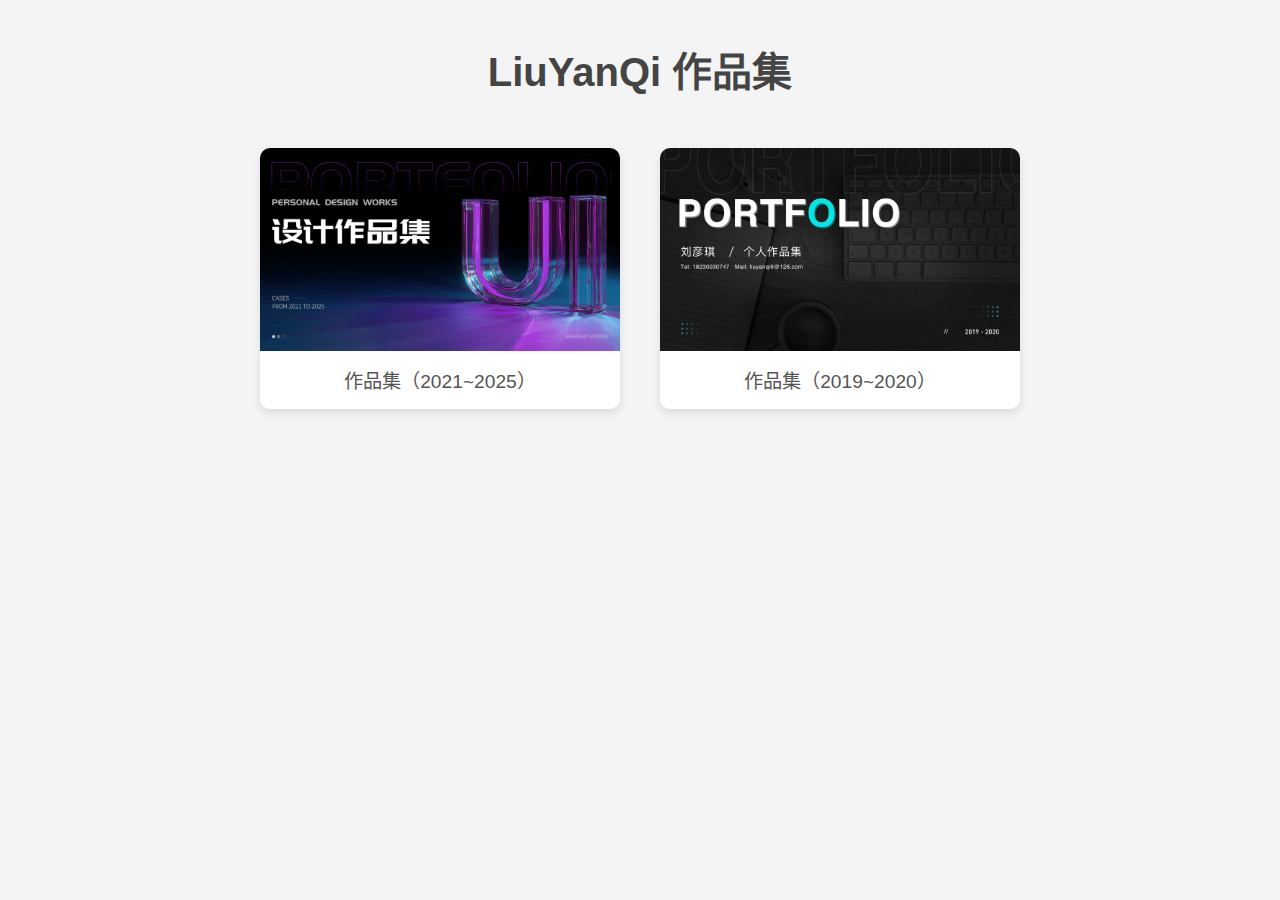
<file: index.html>
<!DOCTYPE html>
<html lang="zh-CN">

<head>
  <meta charset="UTF-8">
  <meta name="viewport" content="width=device-width, initial-scale=1.0">
  <title>LiuYanQi 作品集</title>
  <link rel="stylesheet" href="./css/style.css">
  <style>
    /* 重置默认样式 */
    body,
    h1,
    p,
    a,
    img {
      margin: 0;
      padding: 0;
      text-decoration: none;
      color: inherit;
    }

    /* 设置页面背景和字体 */
    body {
      font-family: Arial, sans-serif;
      background-color: #f4f4f4;
      color: #333;
      padding: 20px;
    }

    /* 容器样式 */
    .container {
      max-width: 800px;
      margin: 0 auto;
      text-align: center;
    }

    /* 标题样式 */
    h1 {
      margin-top: 20px;
      margin-bottom: 20px;
      font-size: 2.5em;
      color: #444;
    }

    /* 作品集网格布局 */
    .portfolio-grid {
      margin-top: 50px;
      display: flex;
      justify-content: space-around;
      flex-wrap: wrap;
    }

    /* 单个作品集项样式 */
    .portfolio-item {
      width: 45%;
      margin-bottom: 20px;
      background-color: #fff;
      border-radius: 10px;
      box-shadow: 0 4px 8px rgba(0, 0, 0, 0.1);
      transition: transform 0.3s ease, box-shadow 0.3s ease;
    }

    .portfolio-item:hover {
      transform: translateY(-10px);
      box-shadow: 0 8px 16px rgba(0, 0, 0, 0.2);
    }

    /* 封面图片样式 */
    .portfolio-item img {
      width: 100%;
      border-top-left-radius: 10px;
      border-top-right-radius: 10px;
    }

    /* 作品集文字描述样式 */
    .portfolio-item p {
      padding: 15px;
      font-size: 1.2em;
      color: #555;
    }
  </style>
</head>

<body>
  <div class="container">
    <h1>LiuYanQi 作品集</h1>
    <div class="portfolio-grid">
      <a href="first.html" class="portfolio-item">
        <img src="./images/cover1.jpg" alt="作品集一封面">
        <p>作品集（2021~2025）</p>
      </a>
      <a href="second.html" class="portfolio-item">
        <img src="./images/cover2.jpg" alt="作品集二封面">
        <p>作品集（2019~2020）</p>
      </a>
    </div>
  </div>
</body>

</html>
</file>
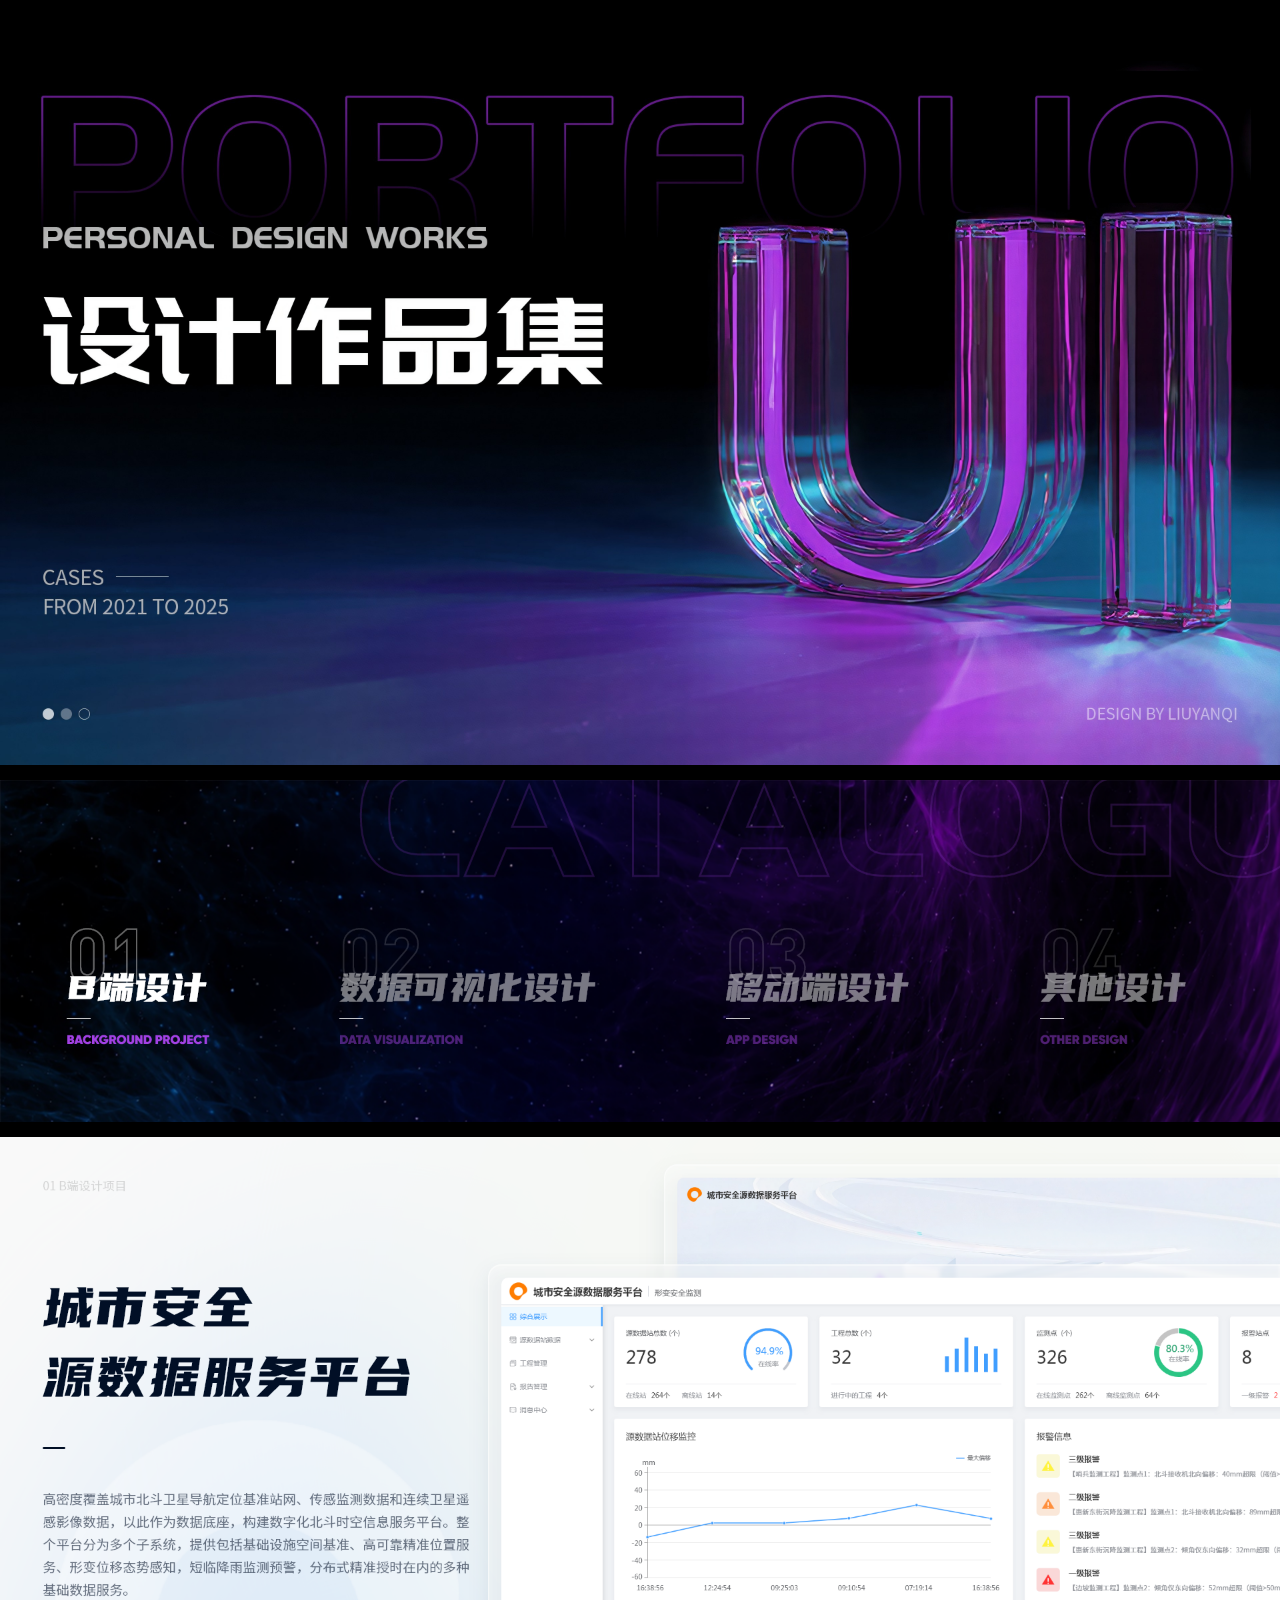
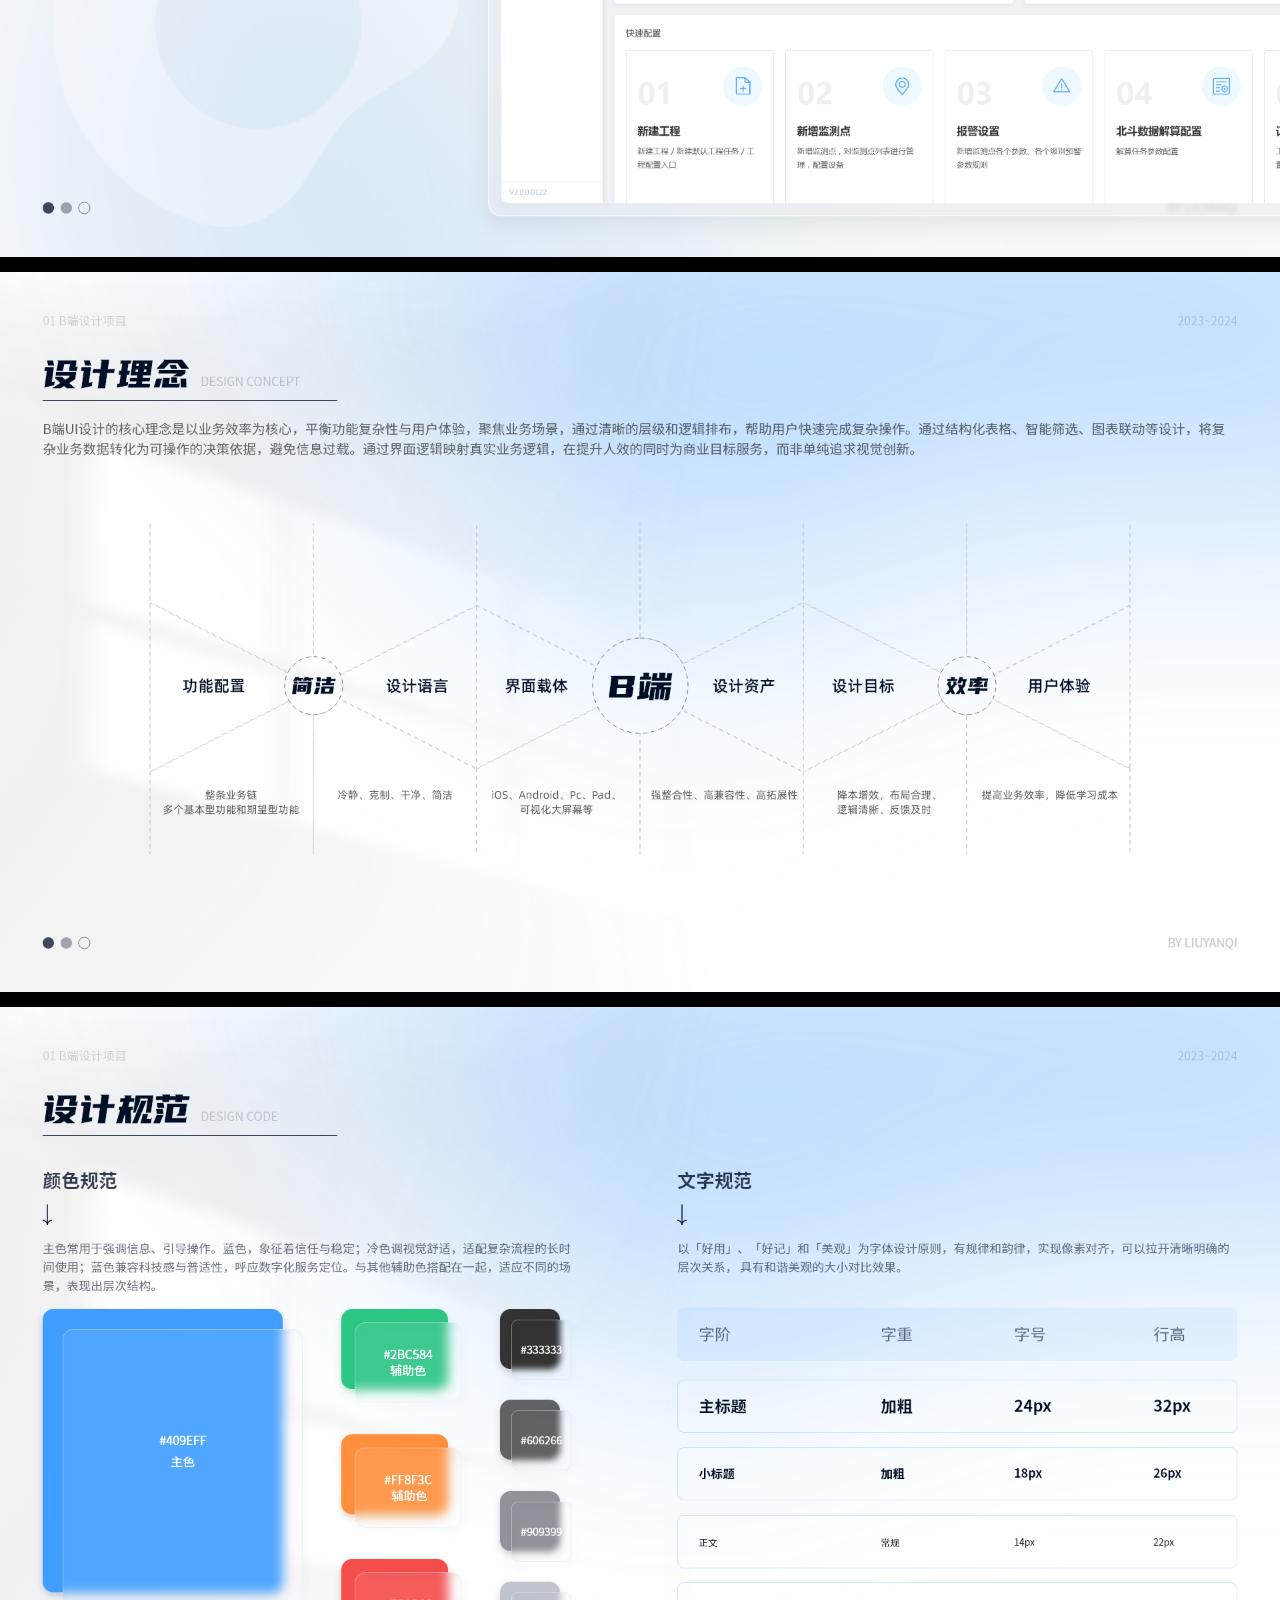
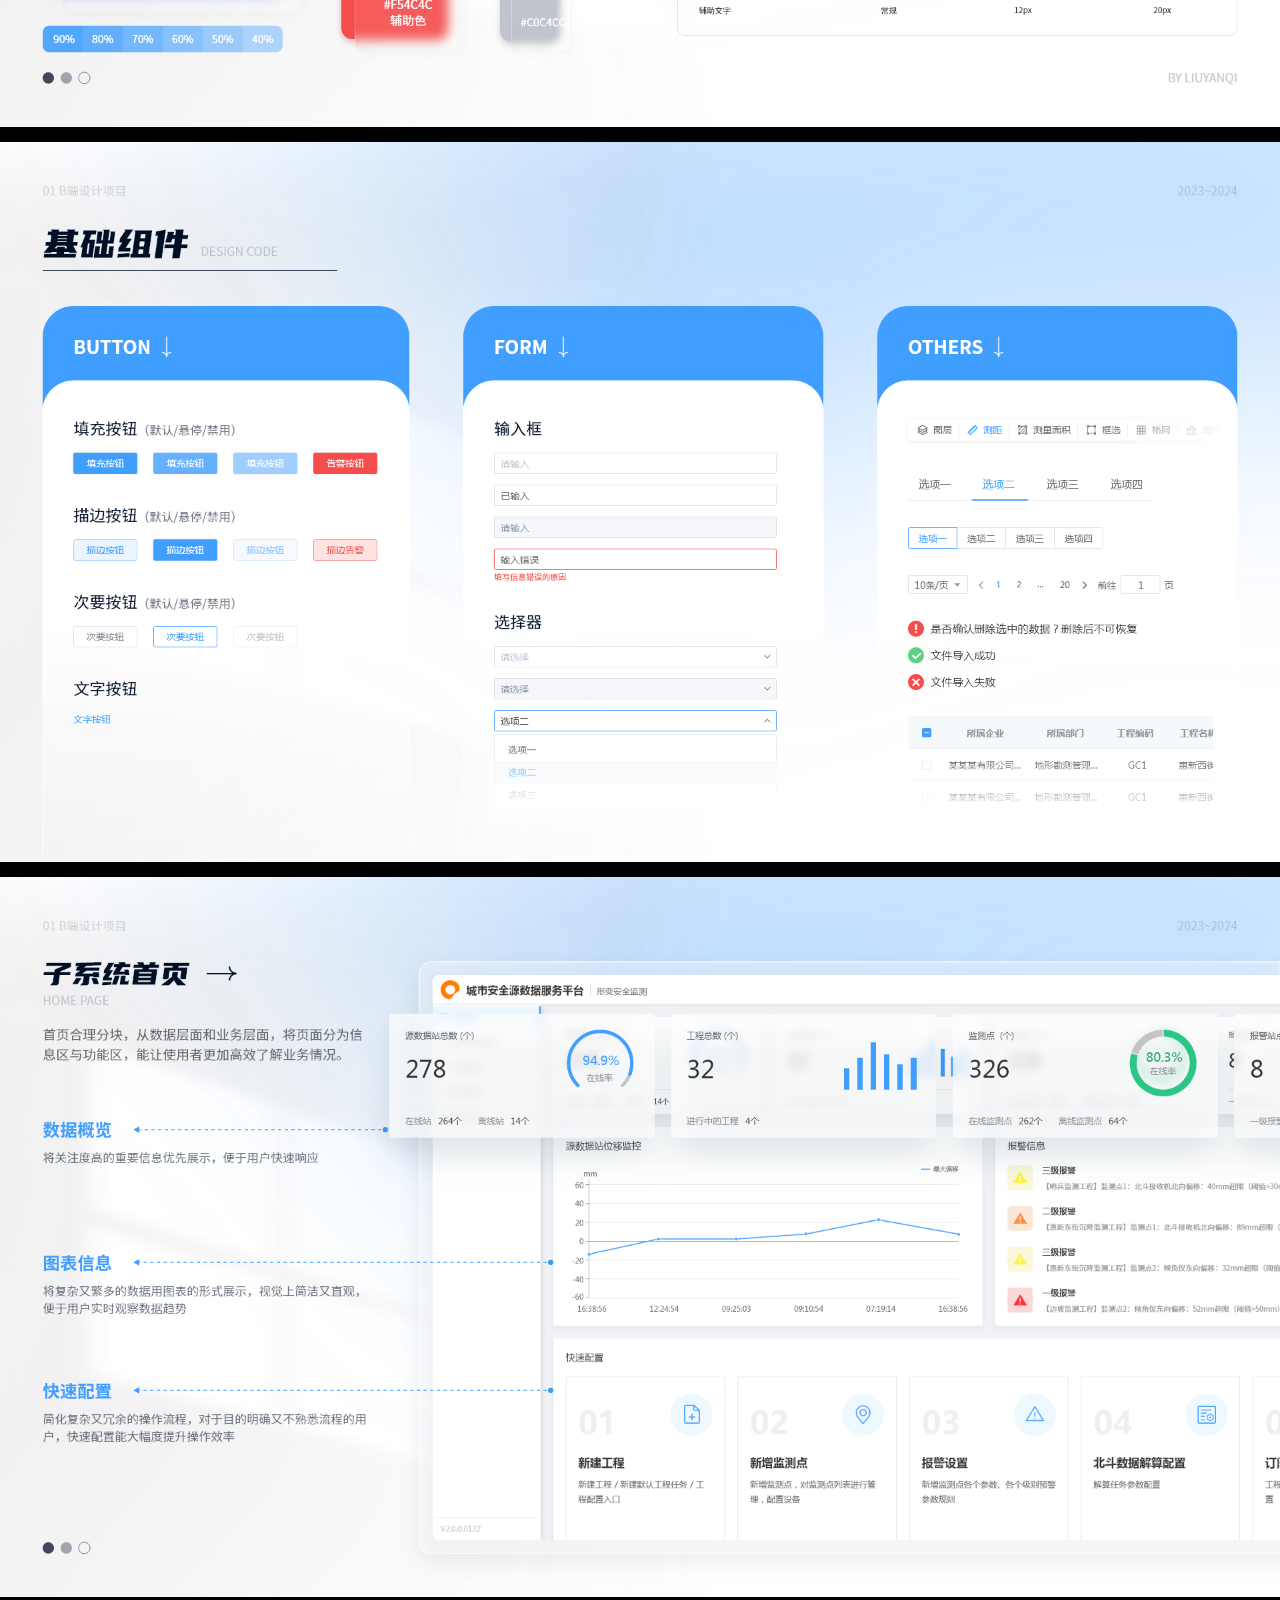
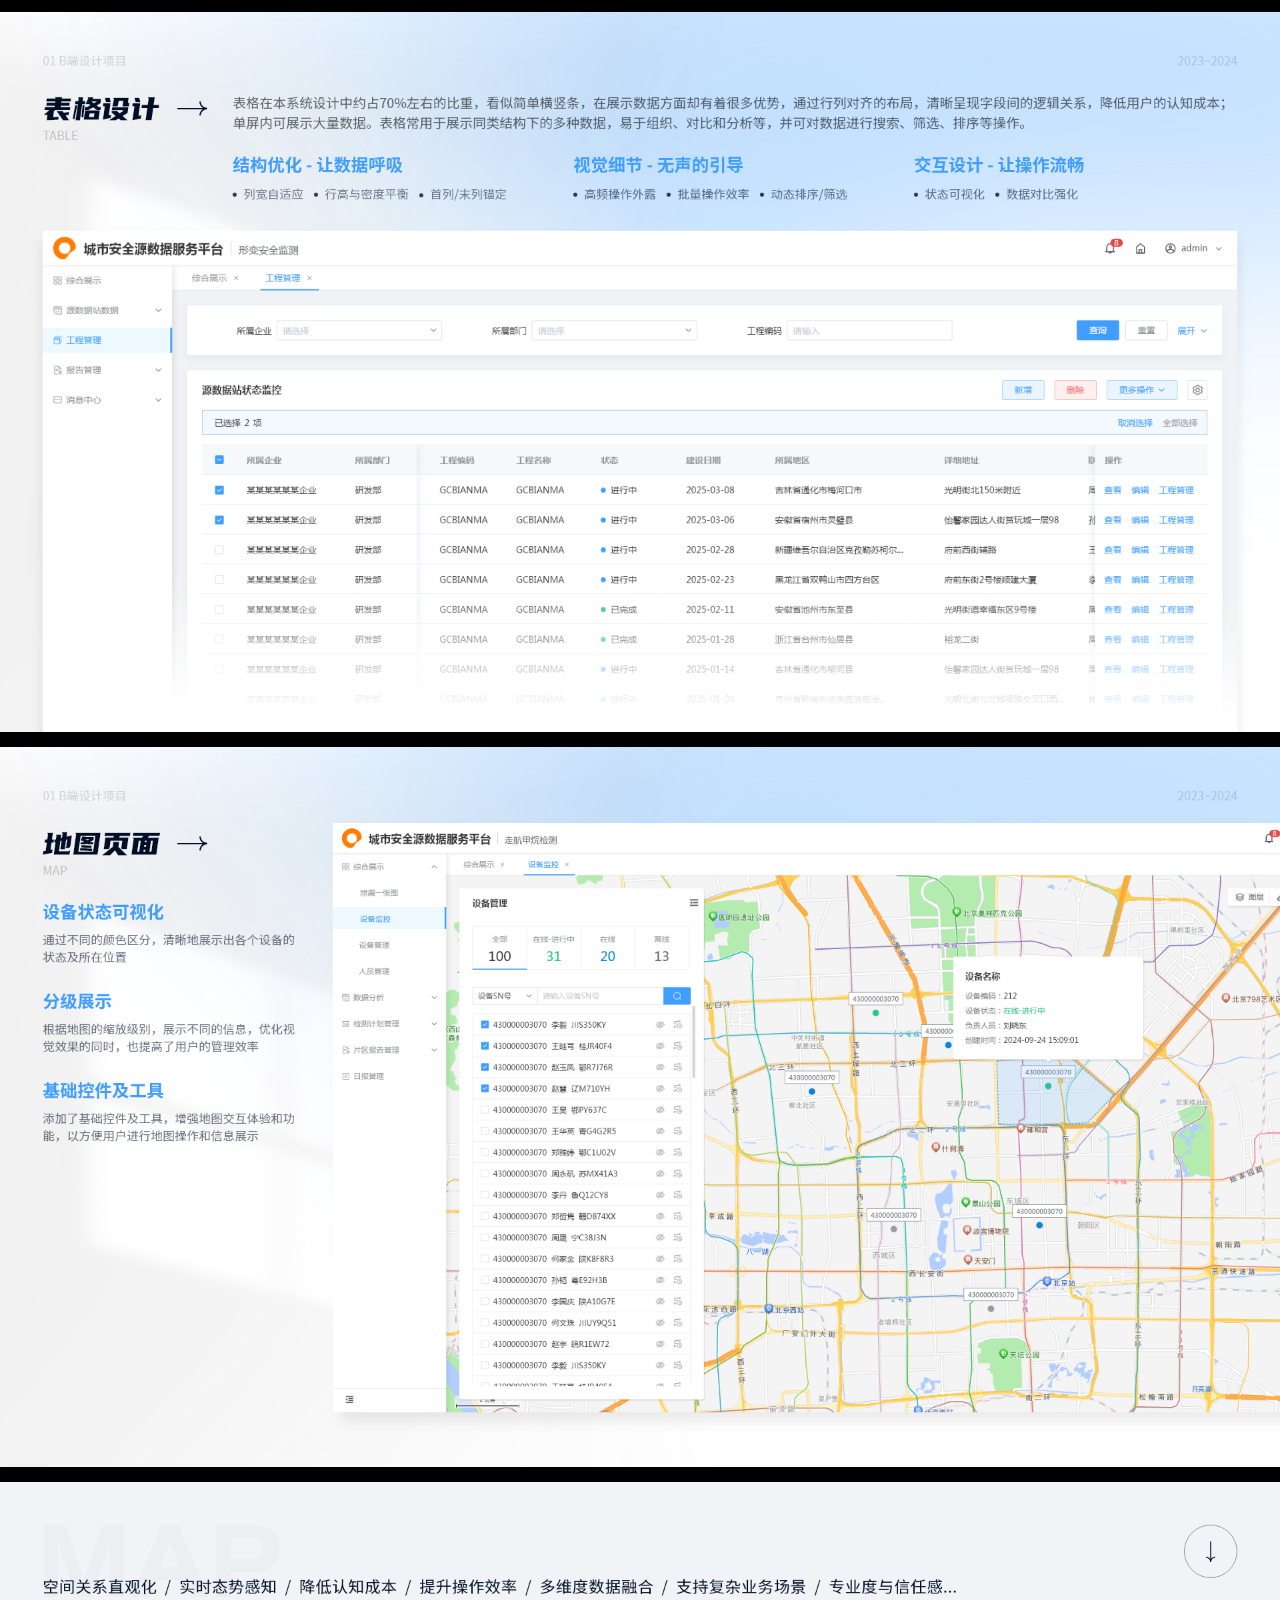
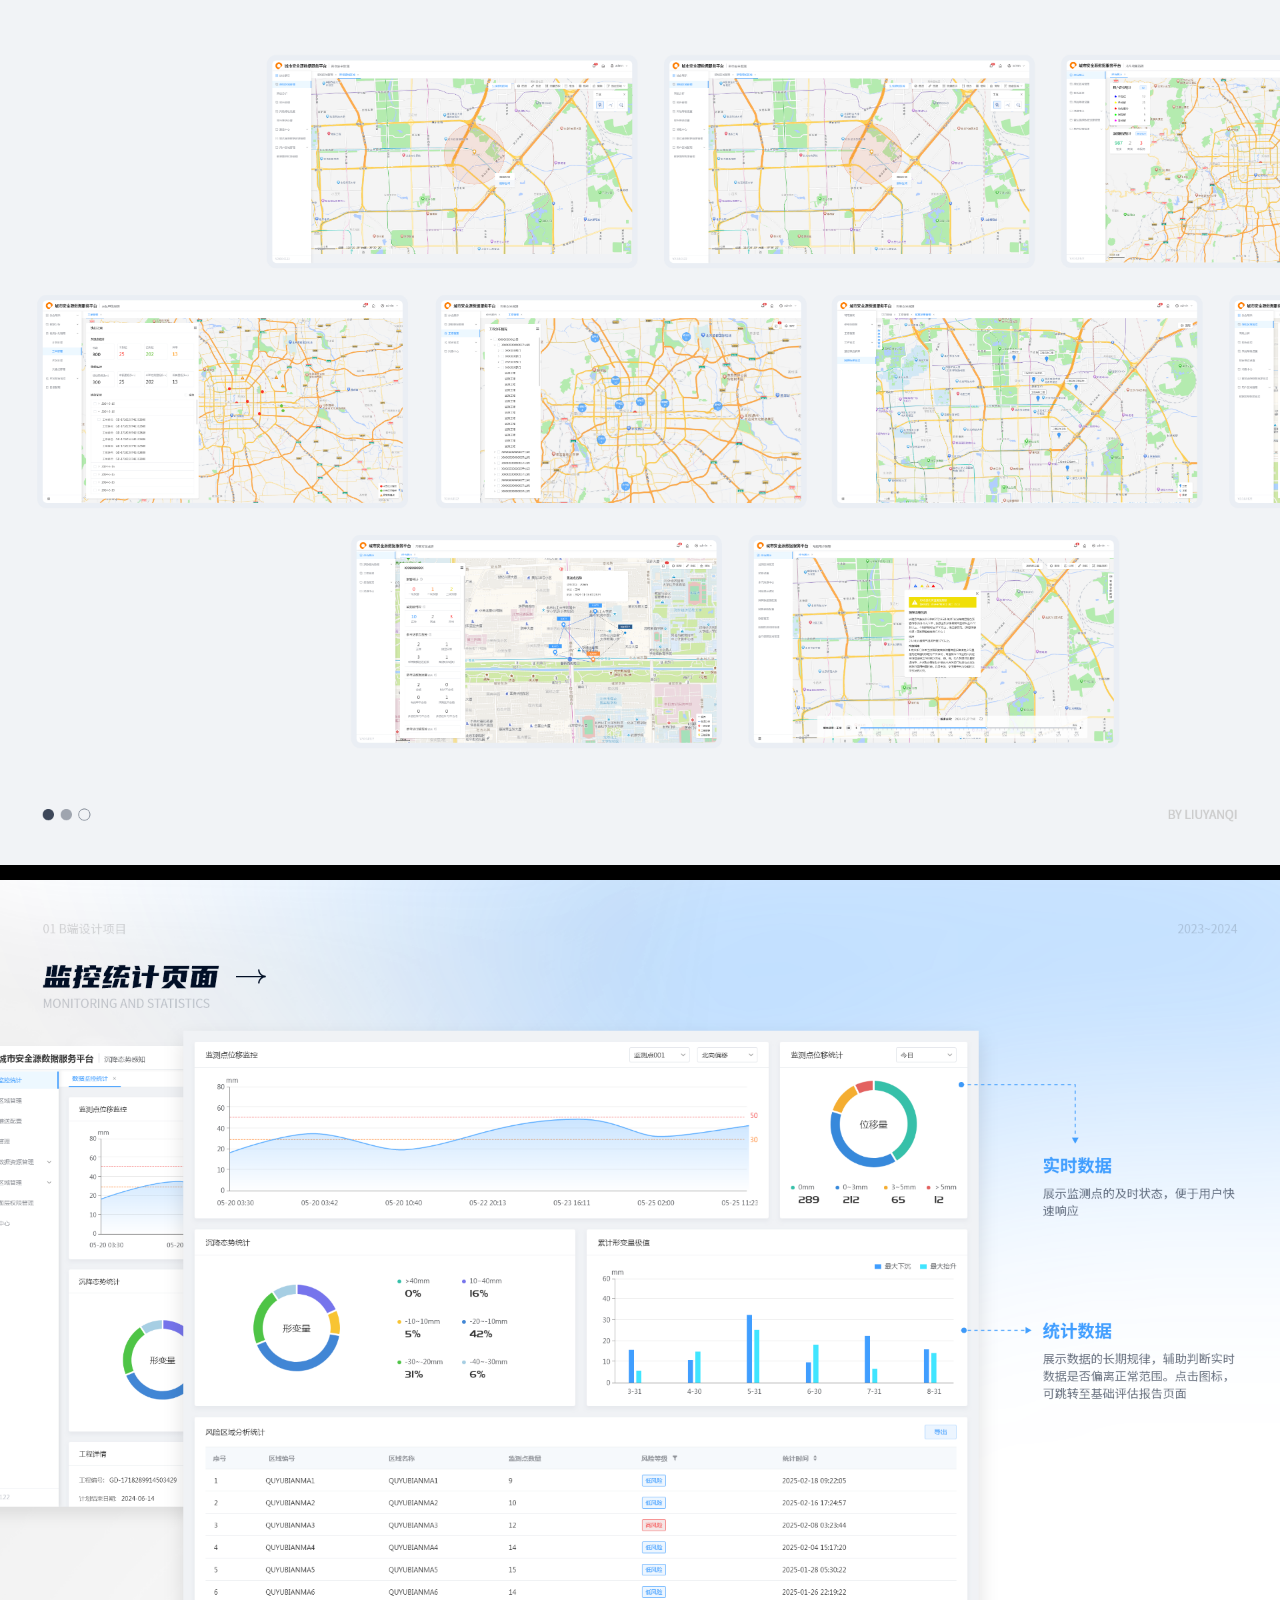
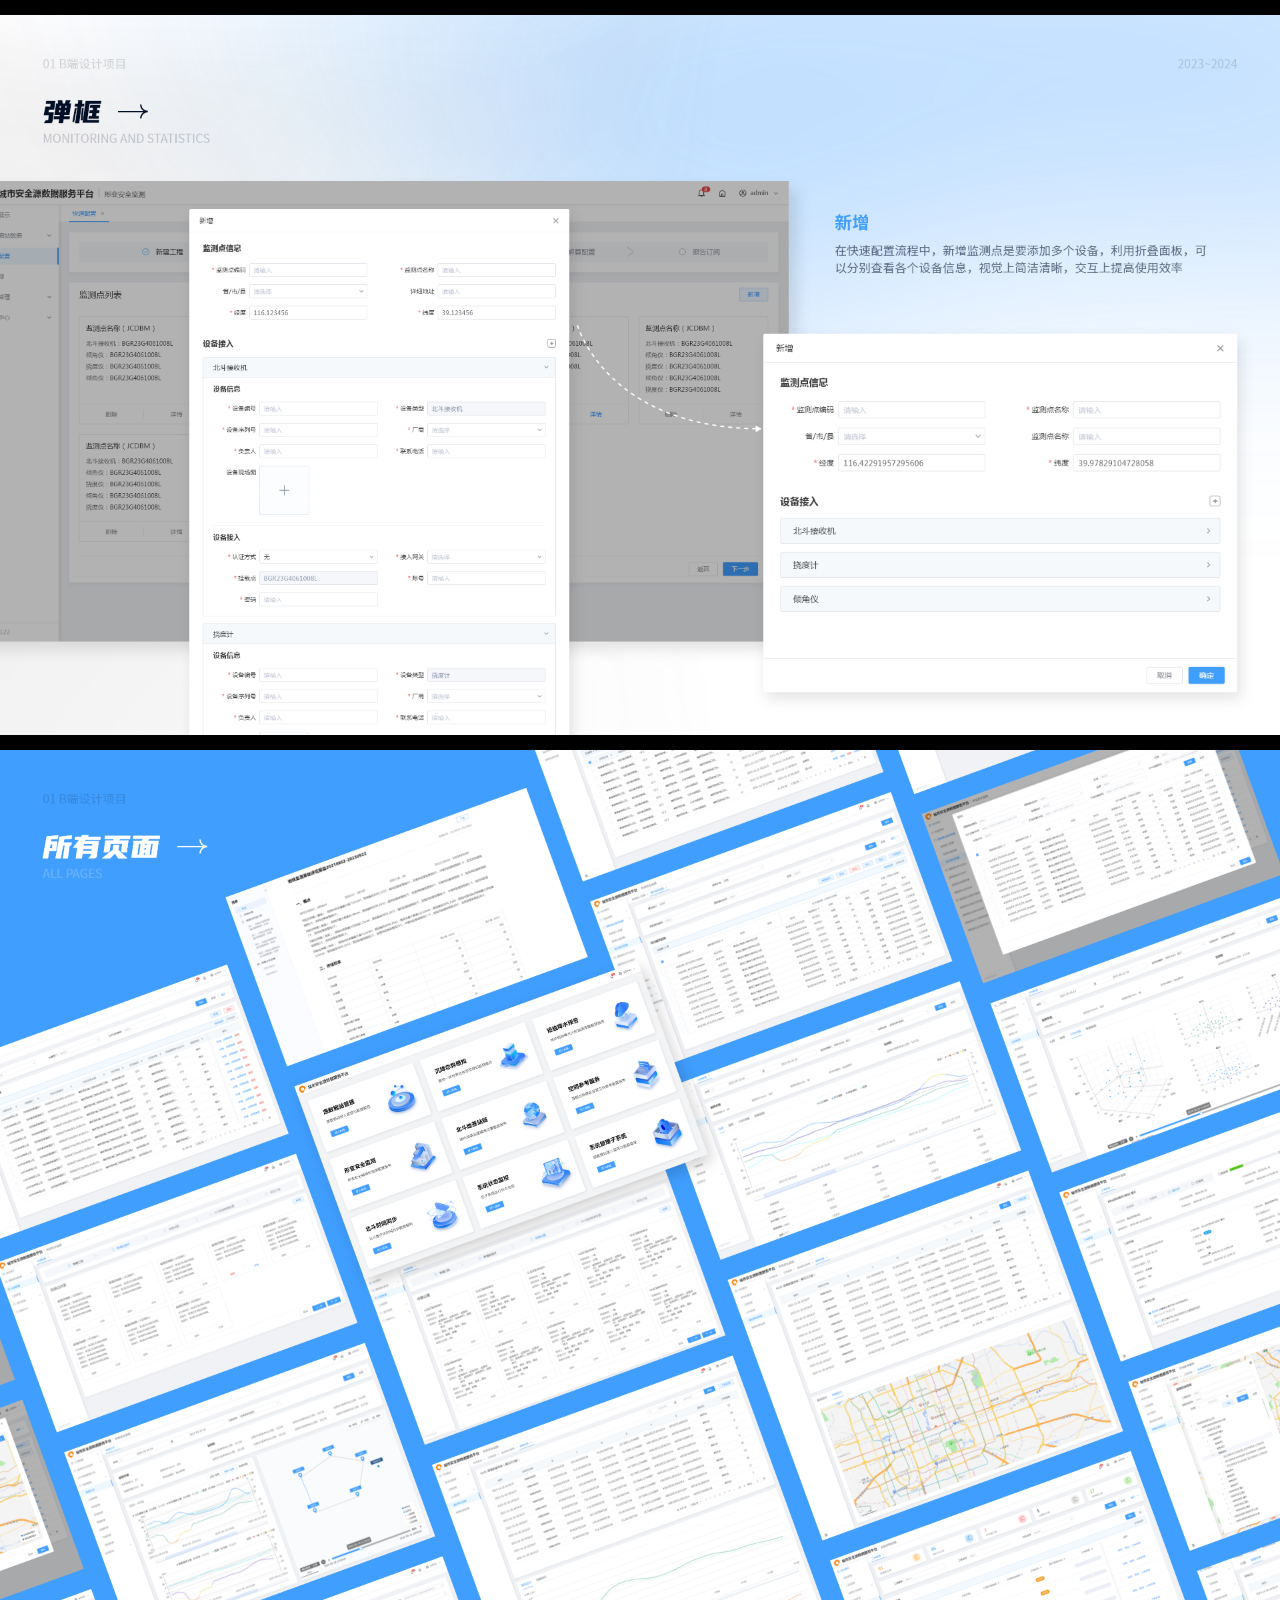
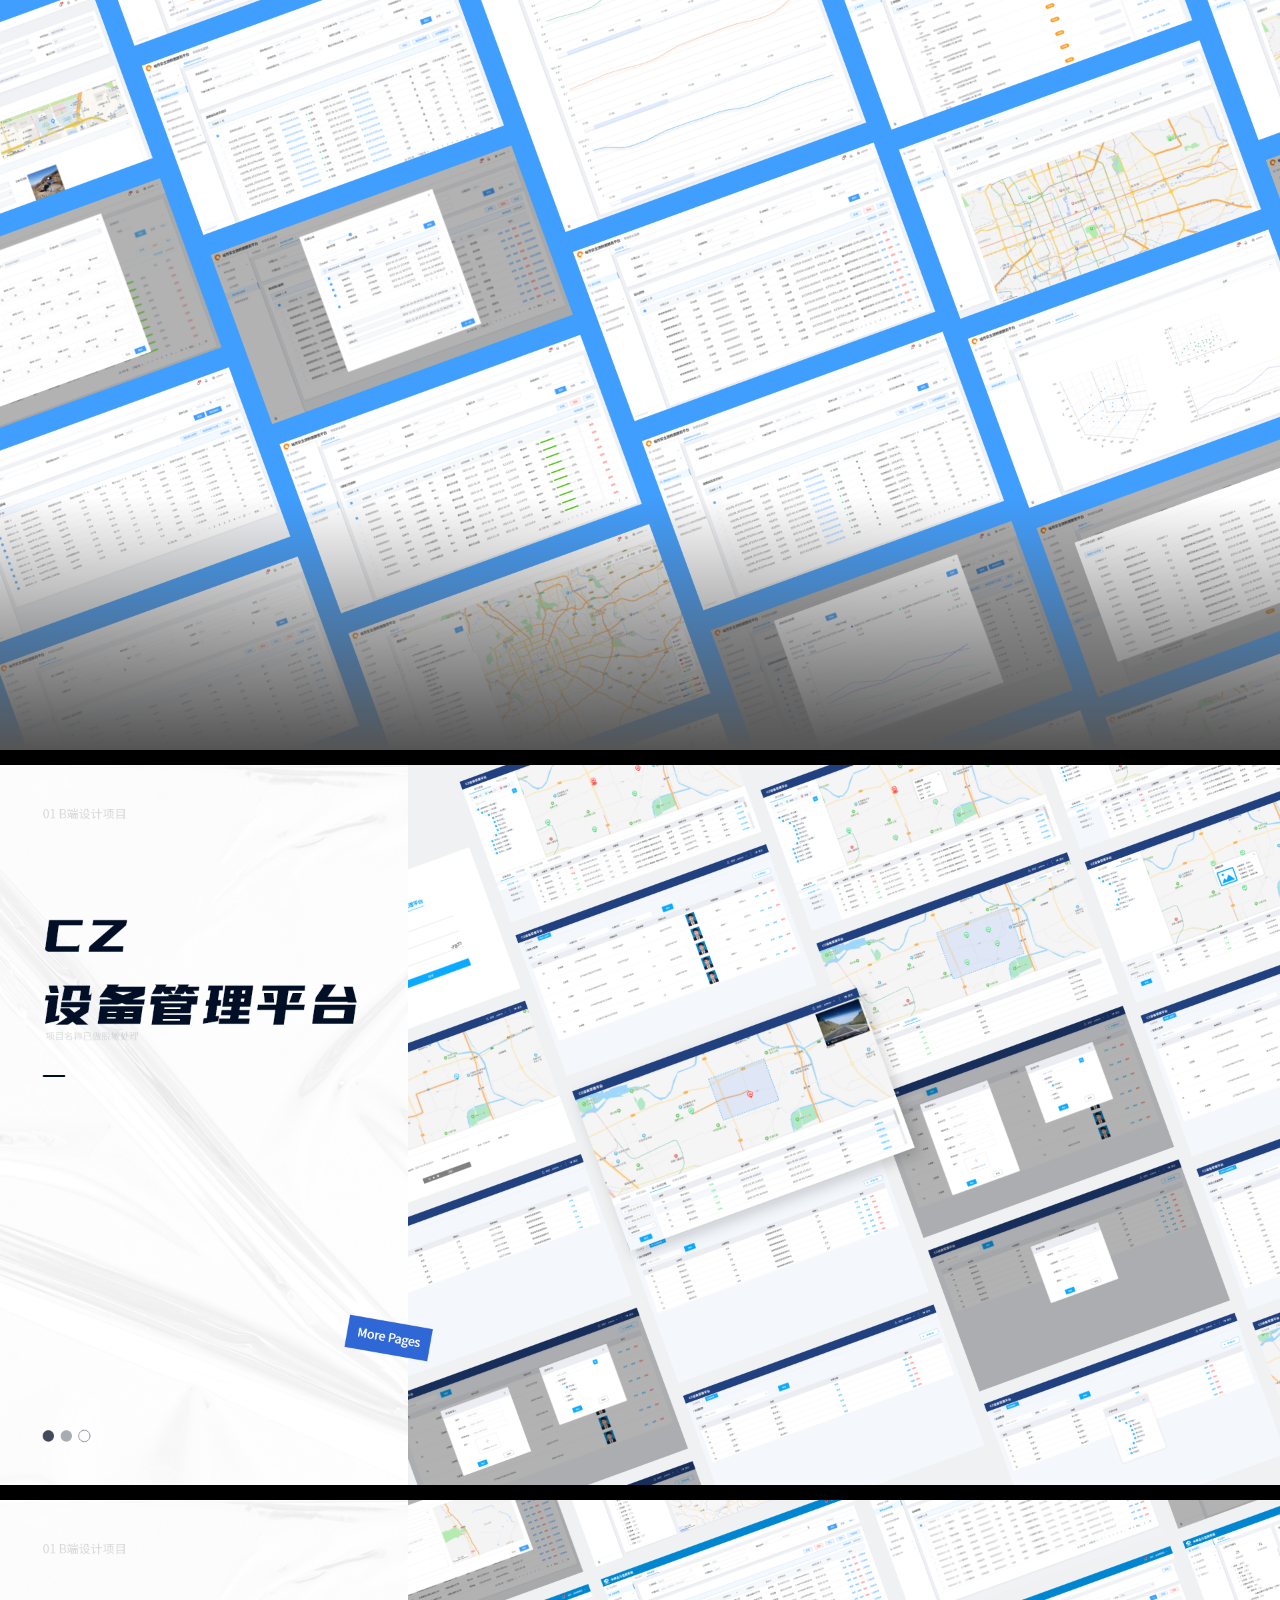
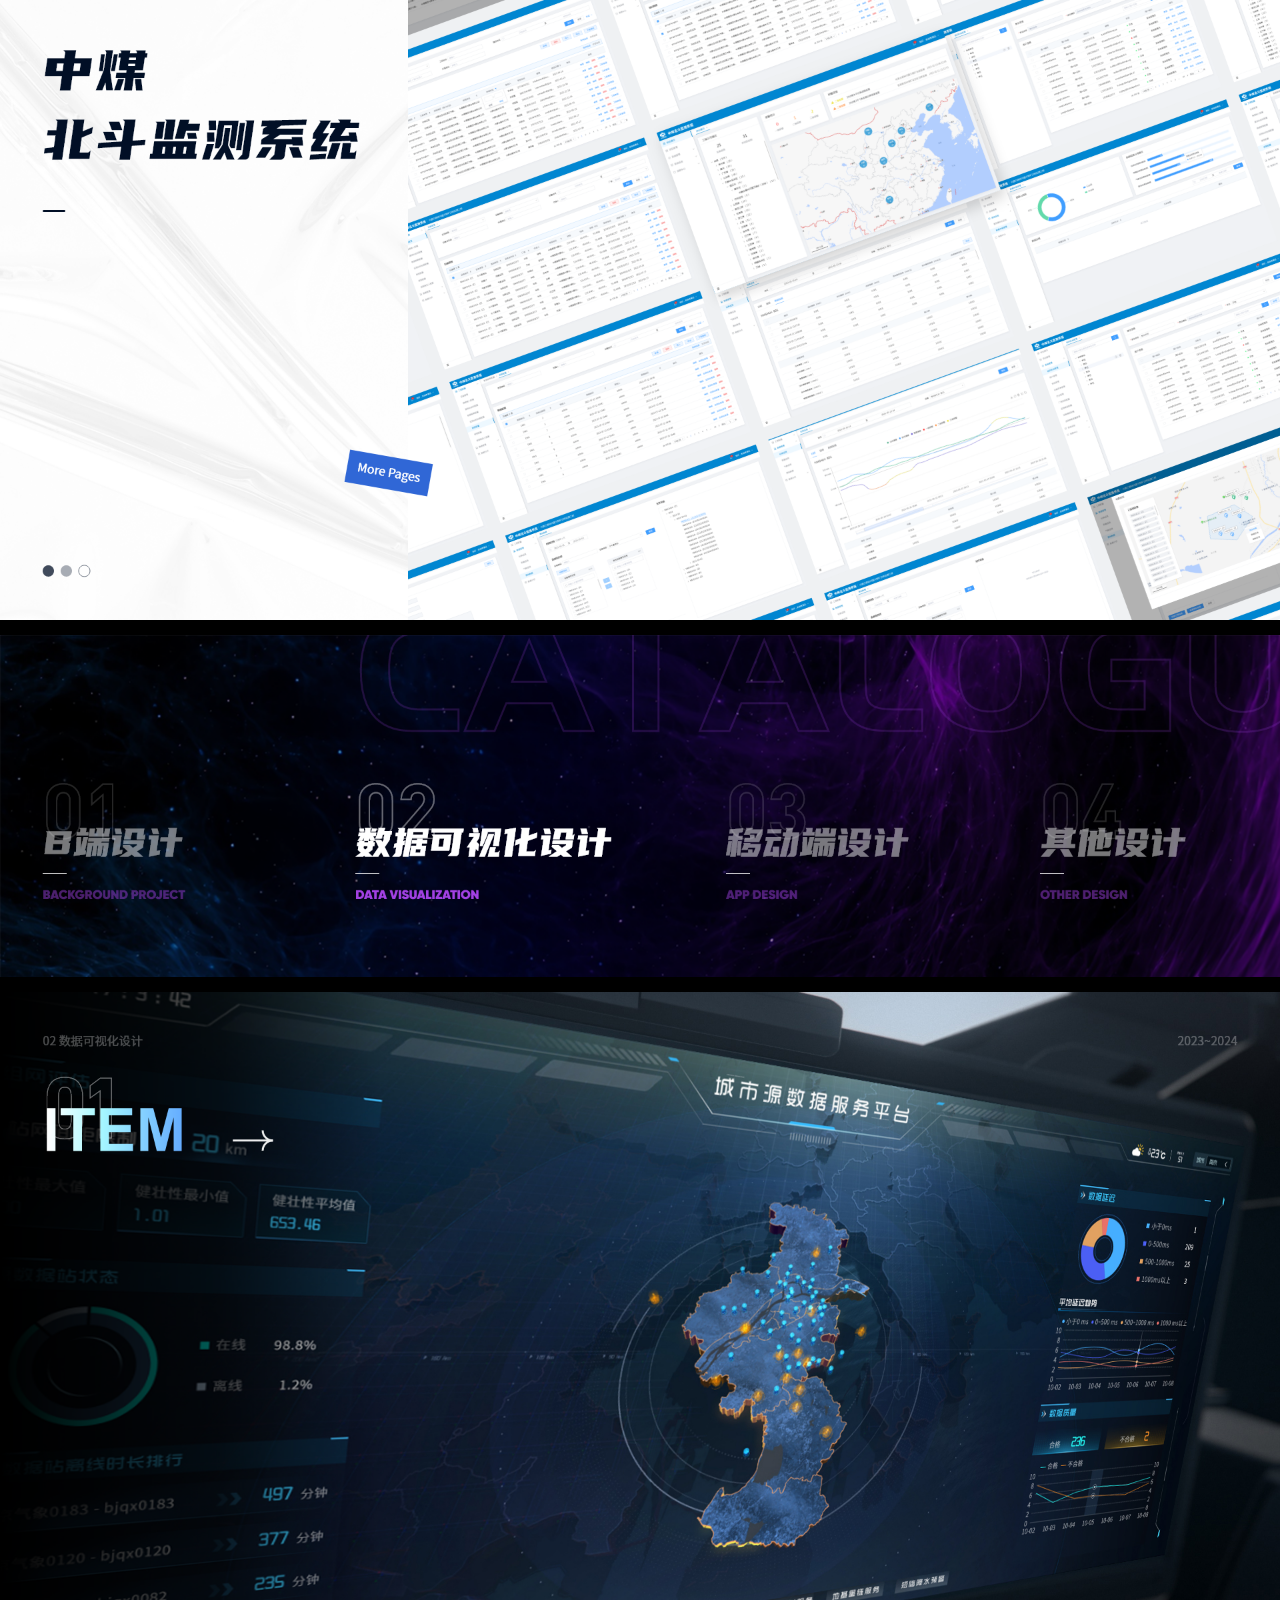
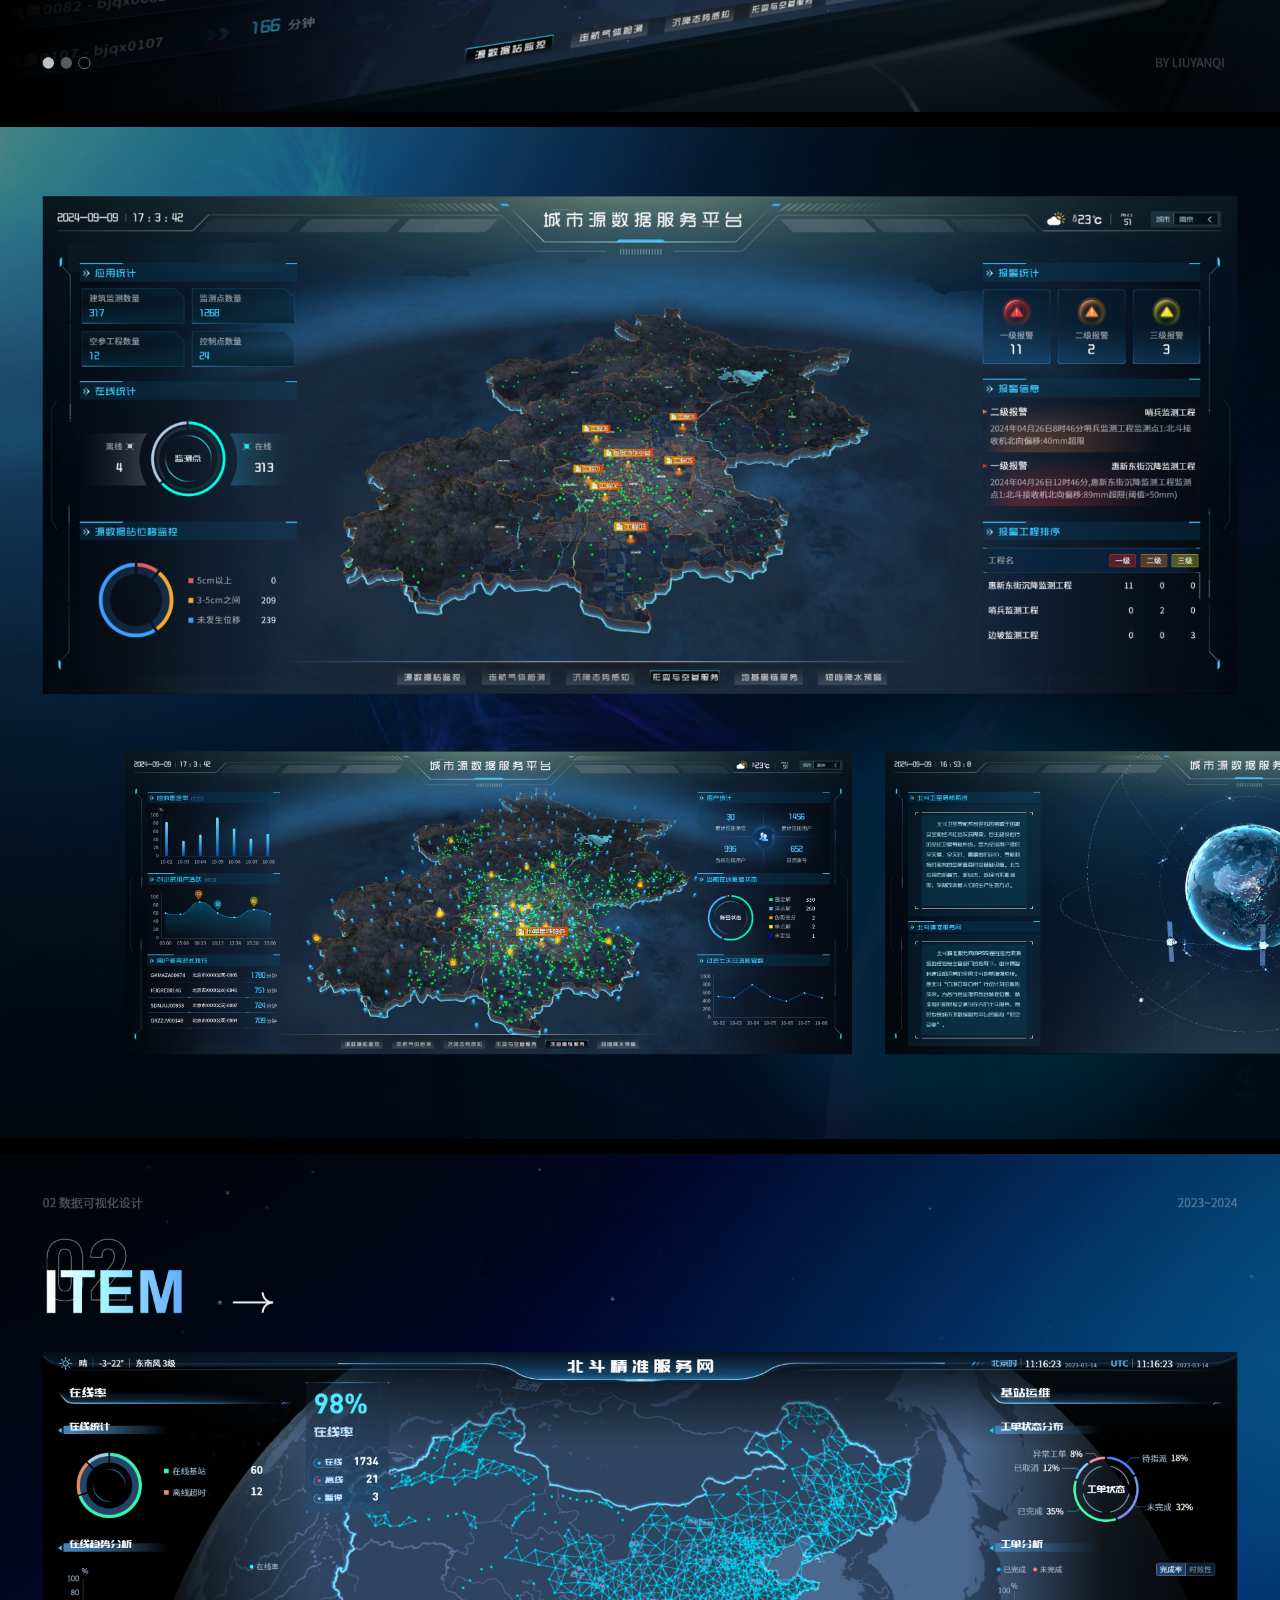
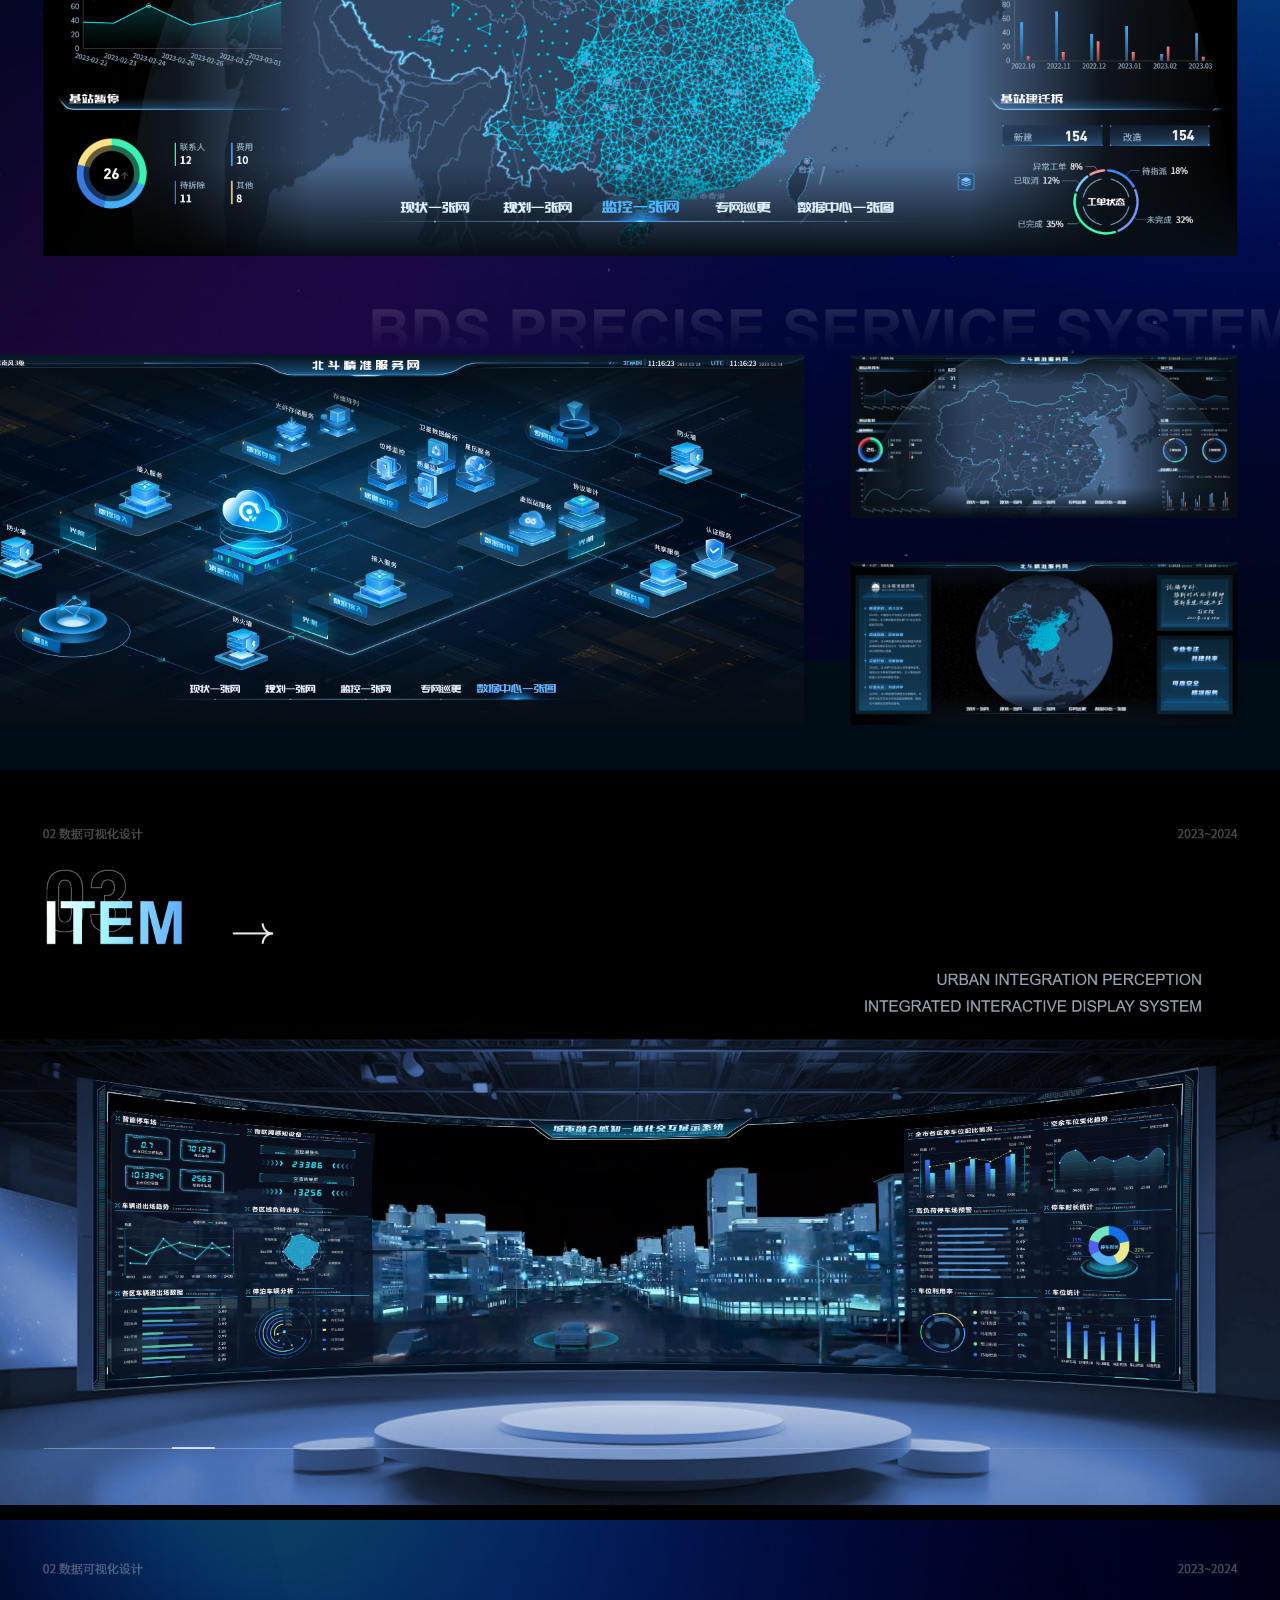
<file: first.html>
<!DOCTYPE html>
<html lang="en">

<head>
  <meta charset="UTF-8">
  <meta name="viewport" content="width=device-width, initial-scale=1.0, user-scalable=no">
  <title>LiuYanQi 作品集</title>
  <link rel="stylesheet" href="./css/style.css">
  <script src="https://cdn.bootcdn.net/ajax/libs/jquery/3.5.1/jquery.min.js"></script>
  <link rel="stylesheet" href="https://cdnjs.cloudflare.com/ajax/libs/font-awesome/6.0.0-beta3/css/all.min.css">
  <link rel="shortcut icon" href="./favicon.ico">
</head>

<body>
  <div id="container"></div>
  <div class="footer">
    <p>
      <a href="/index.html">
        <i class="fas fa-arrow-circle-left"></i> 回首页
      </a>
    </p>
  </div>
  <div id="backTop">
    <i class="arrow-icon"></i>回顶部
  </div>
  <script src="./js/first.js"></script>
</body>

</html>
</file>
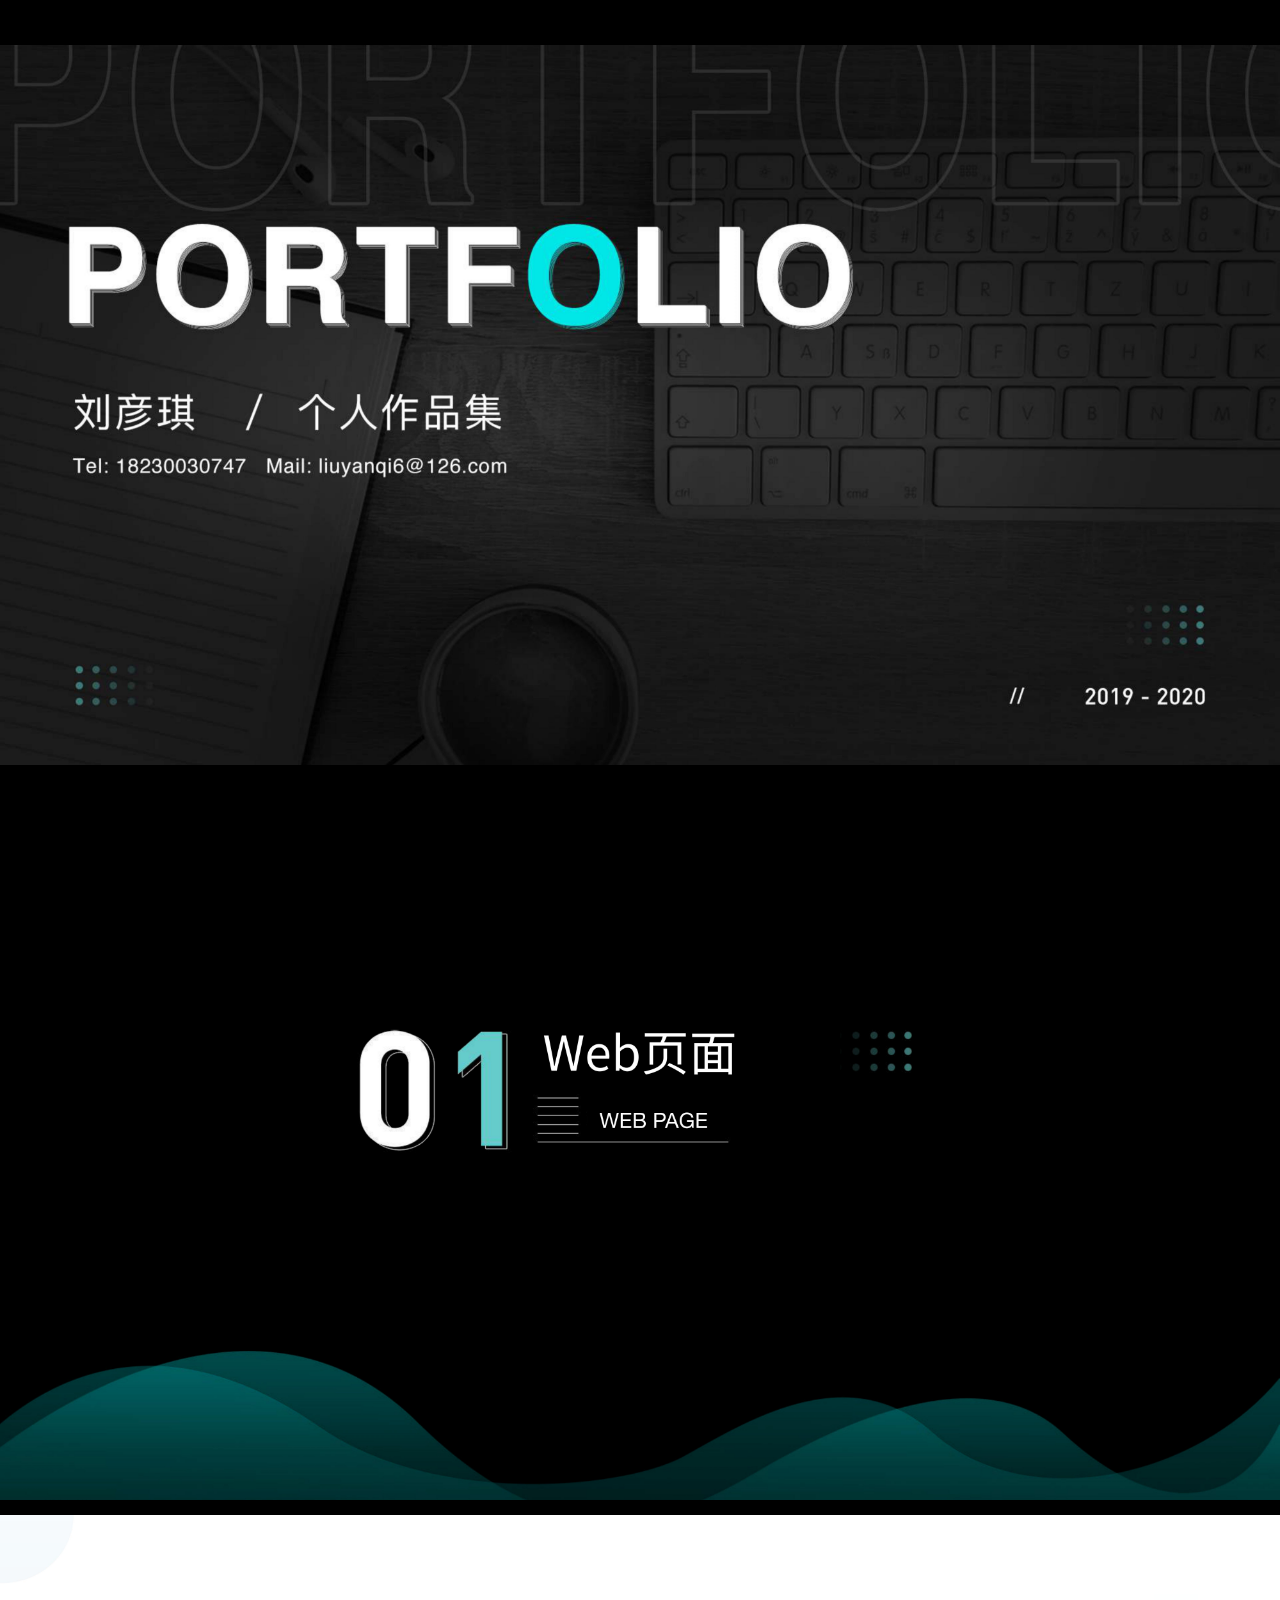
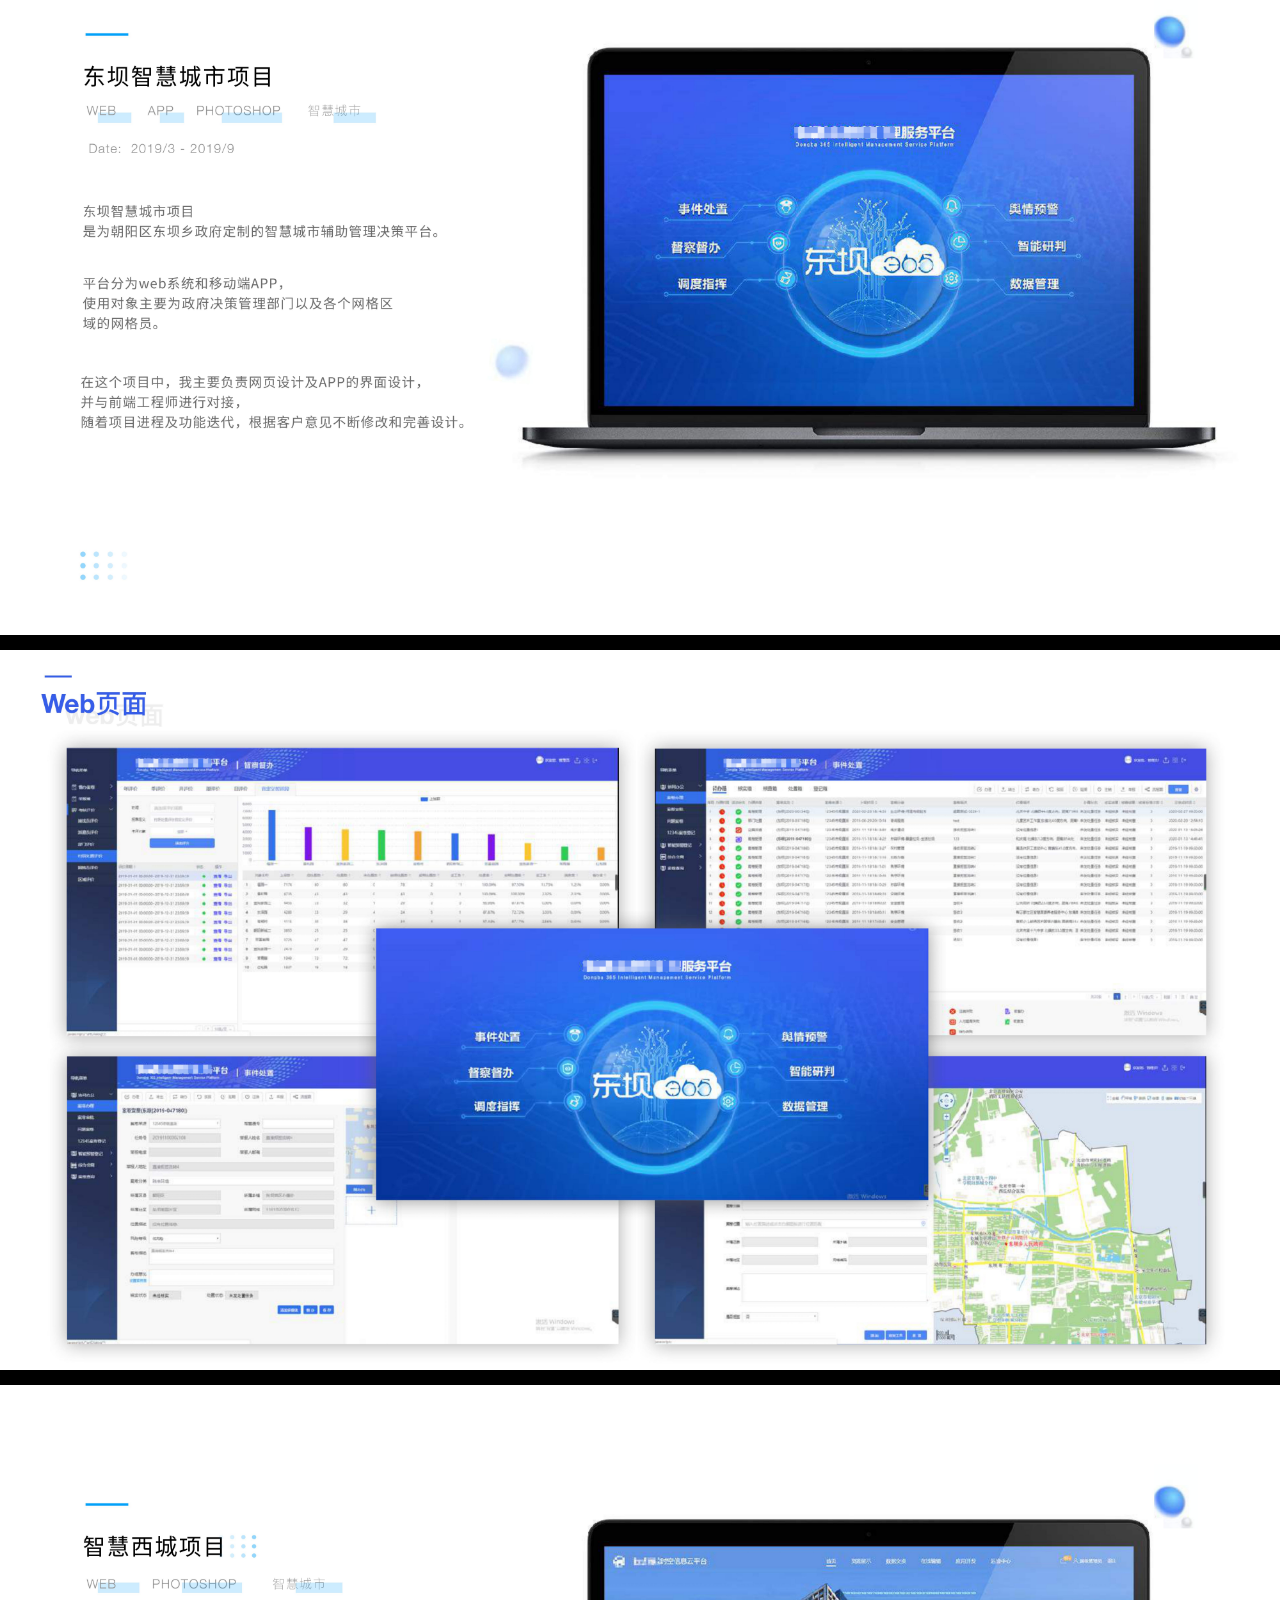
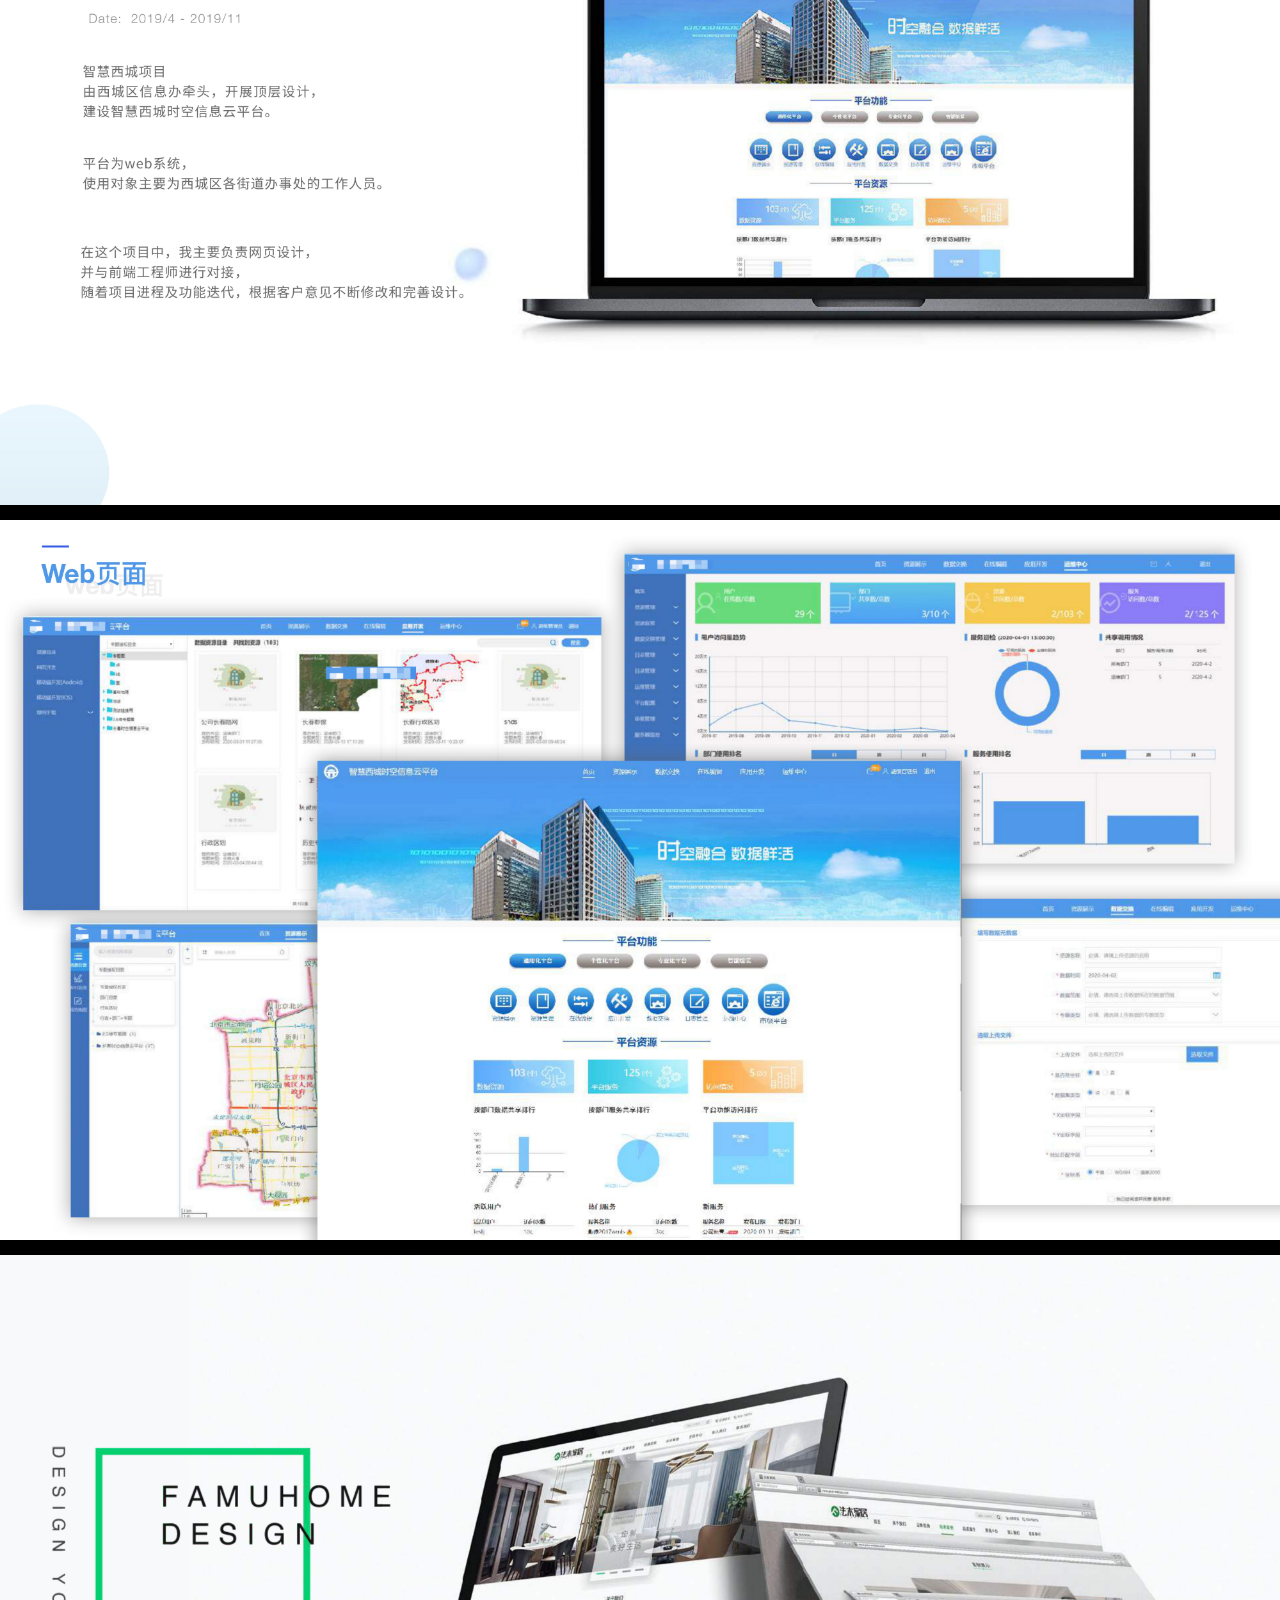
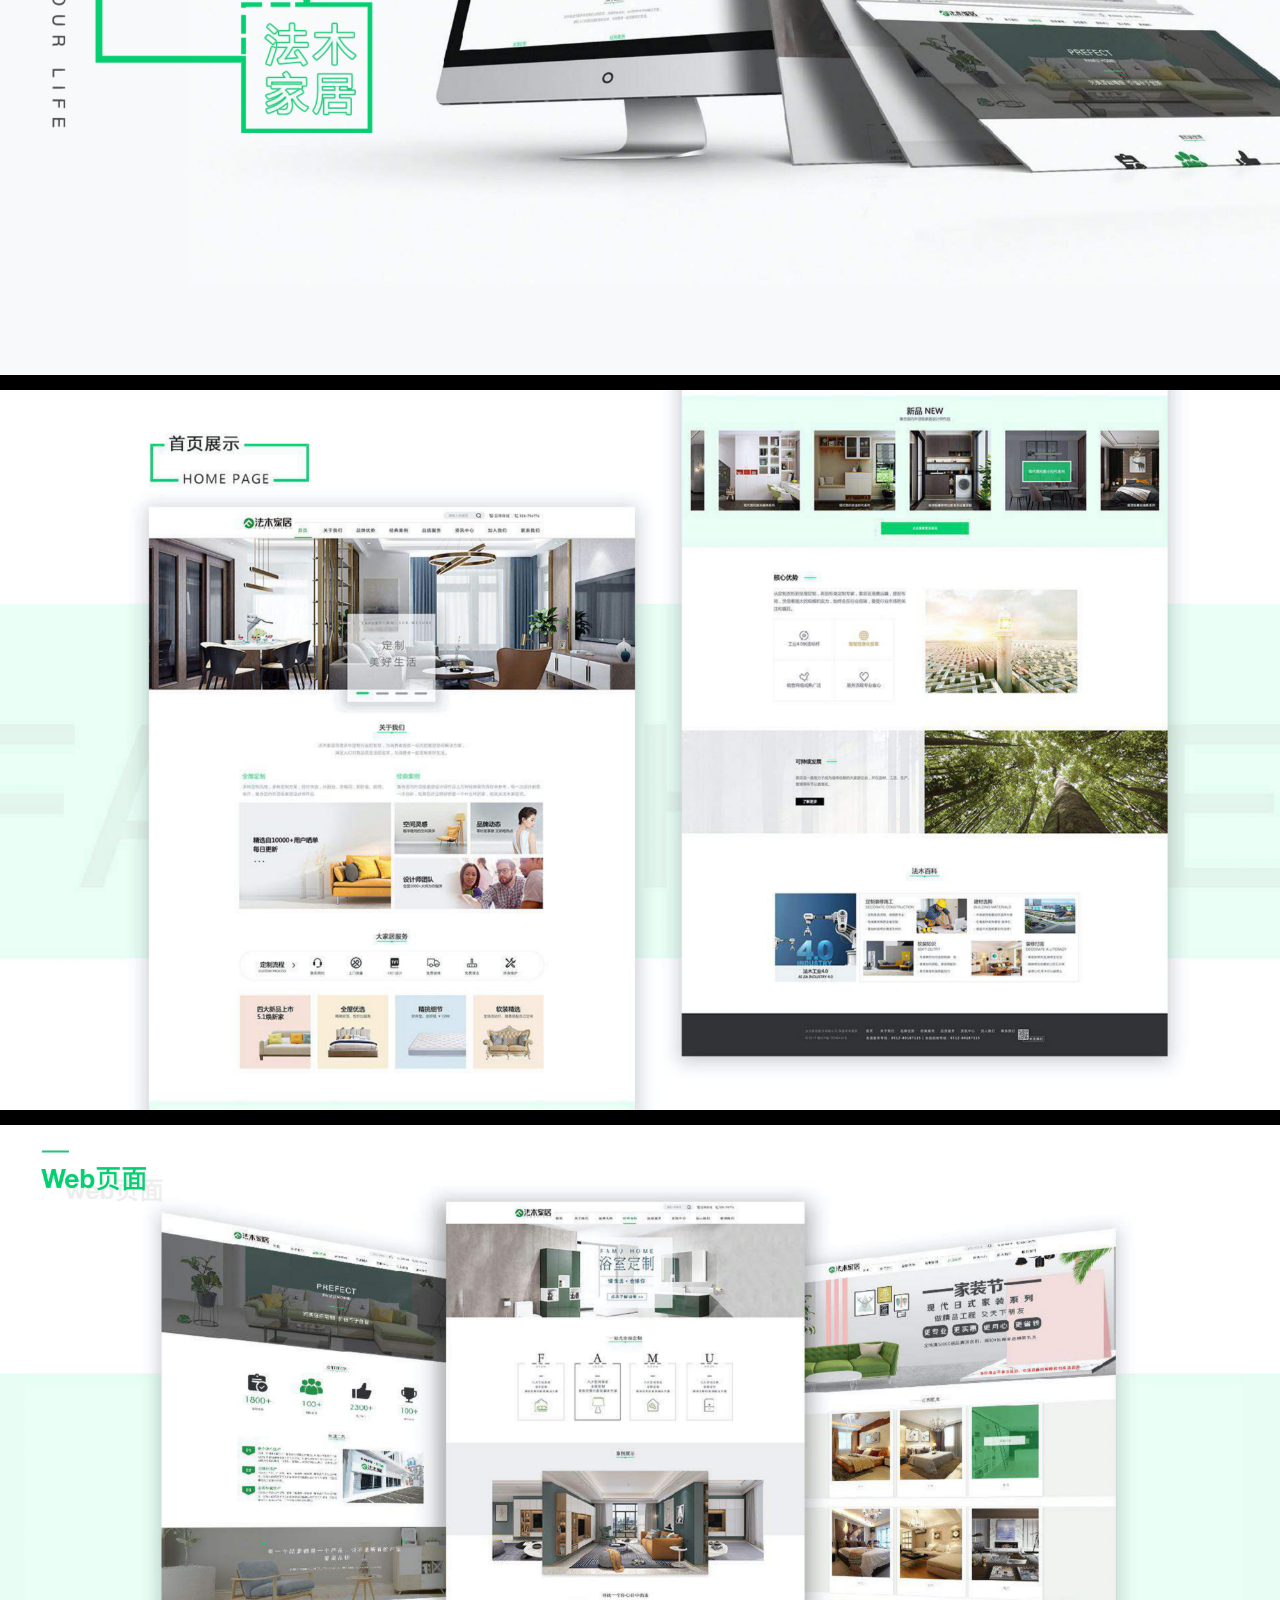
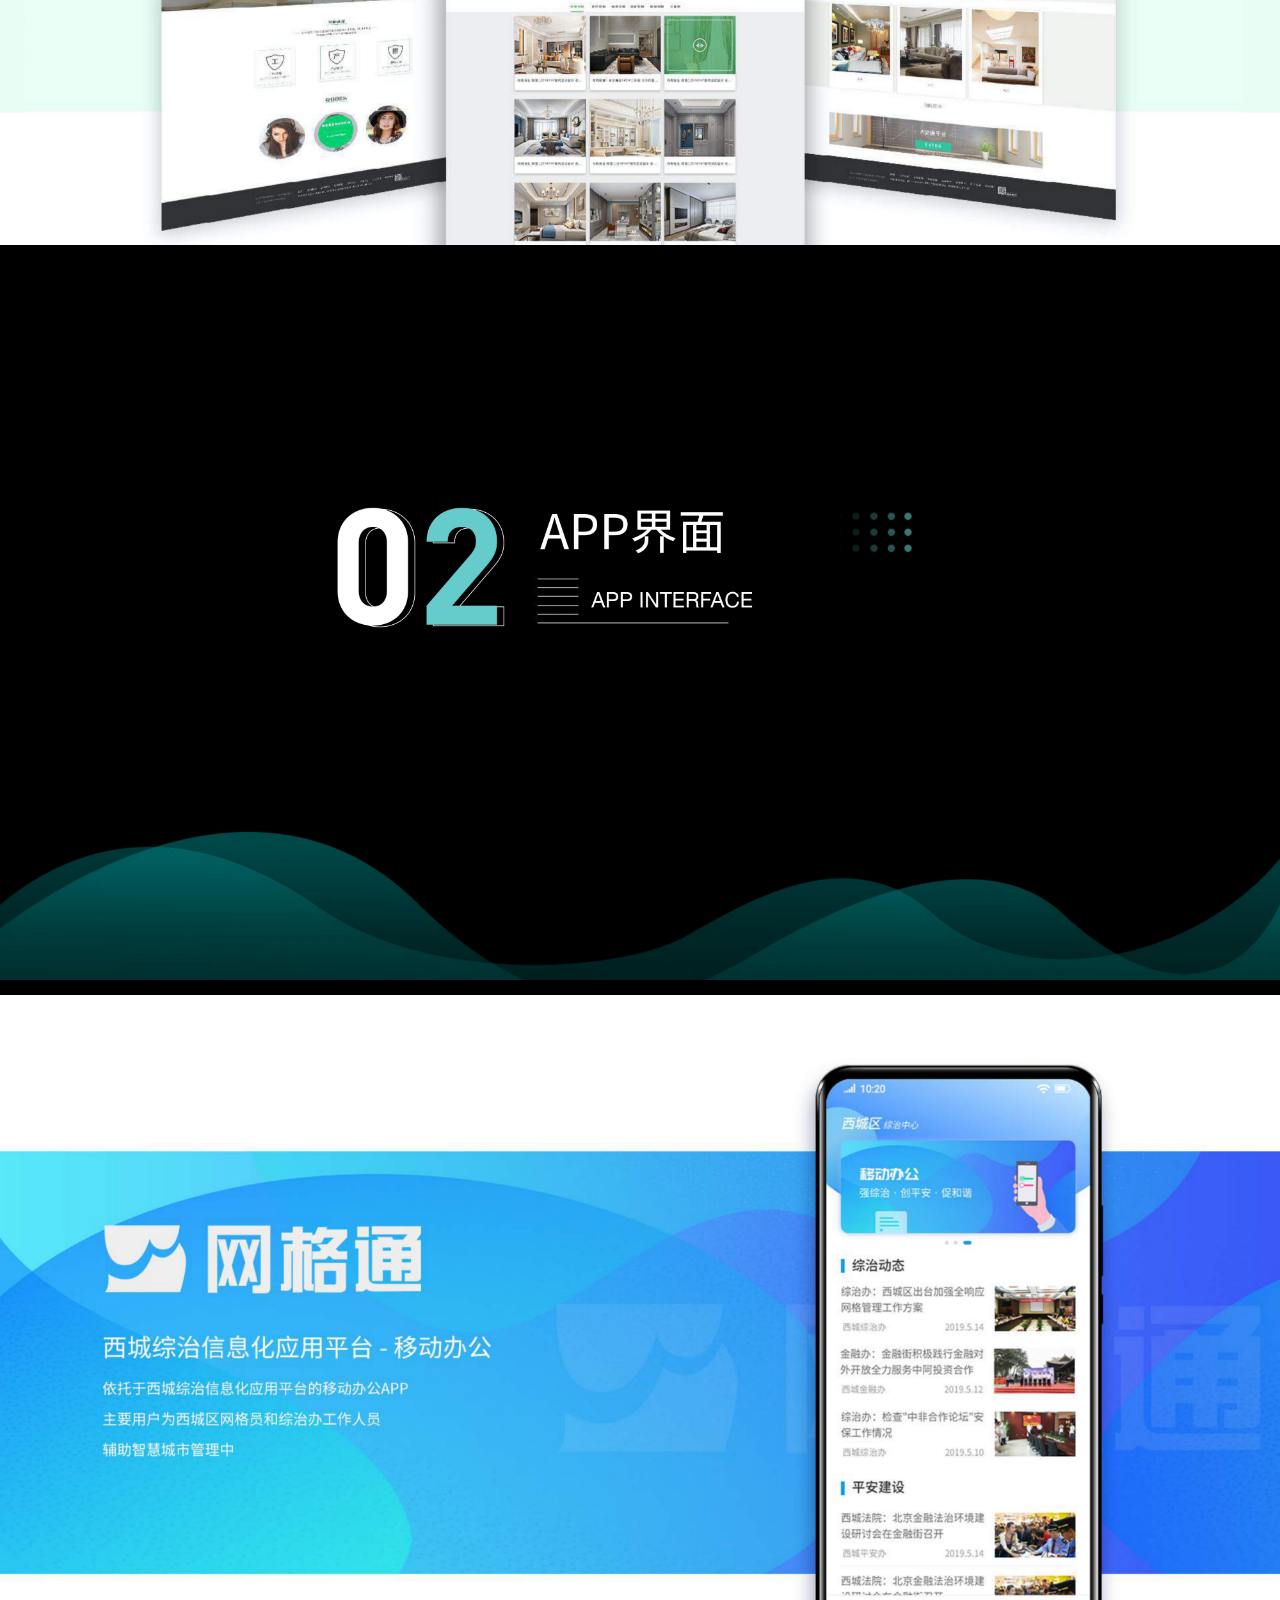
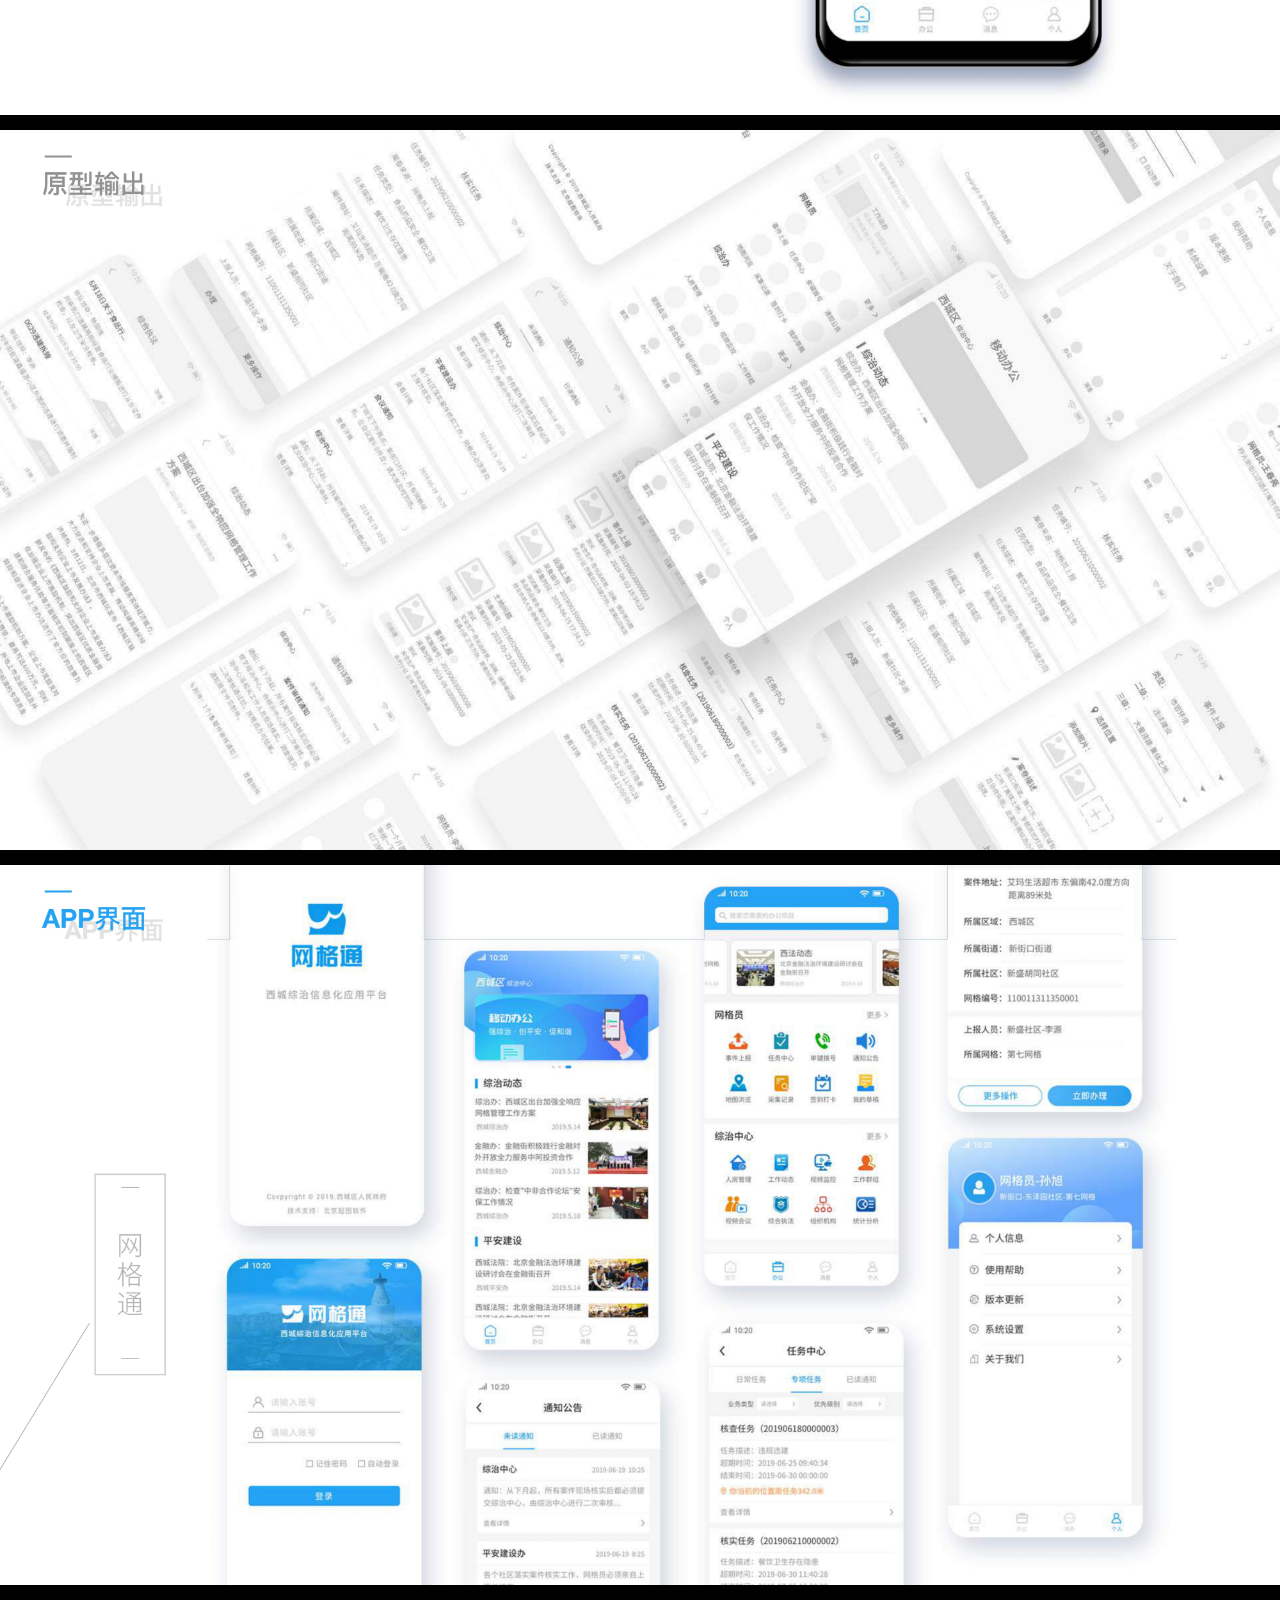
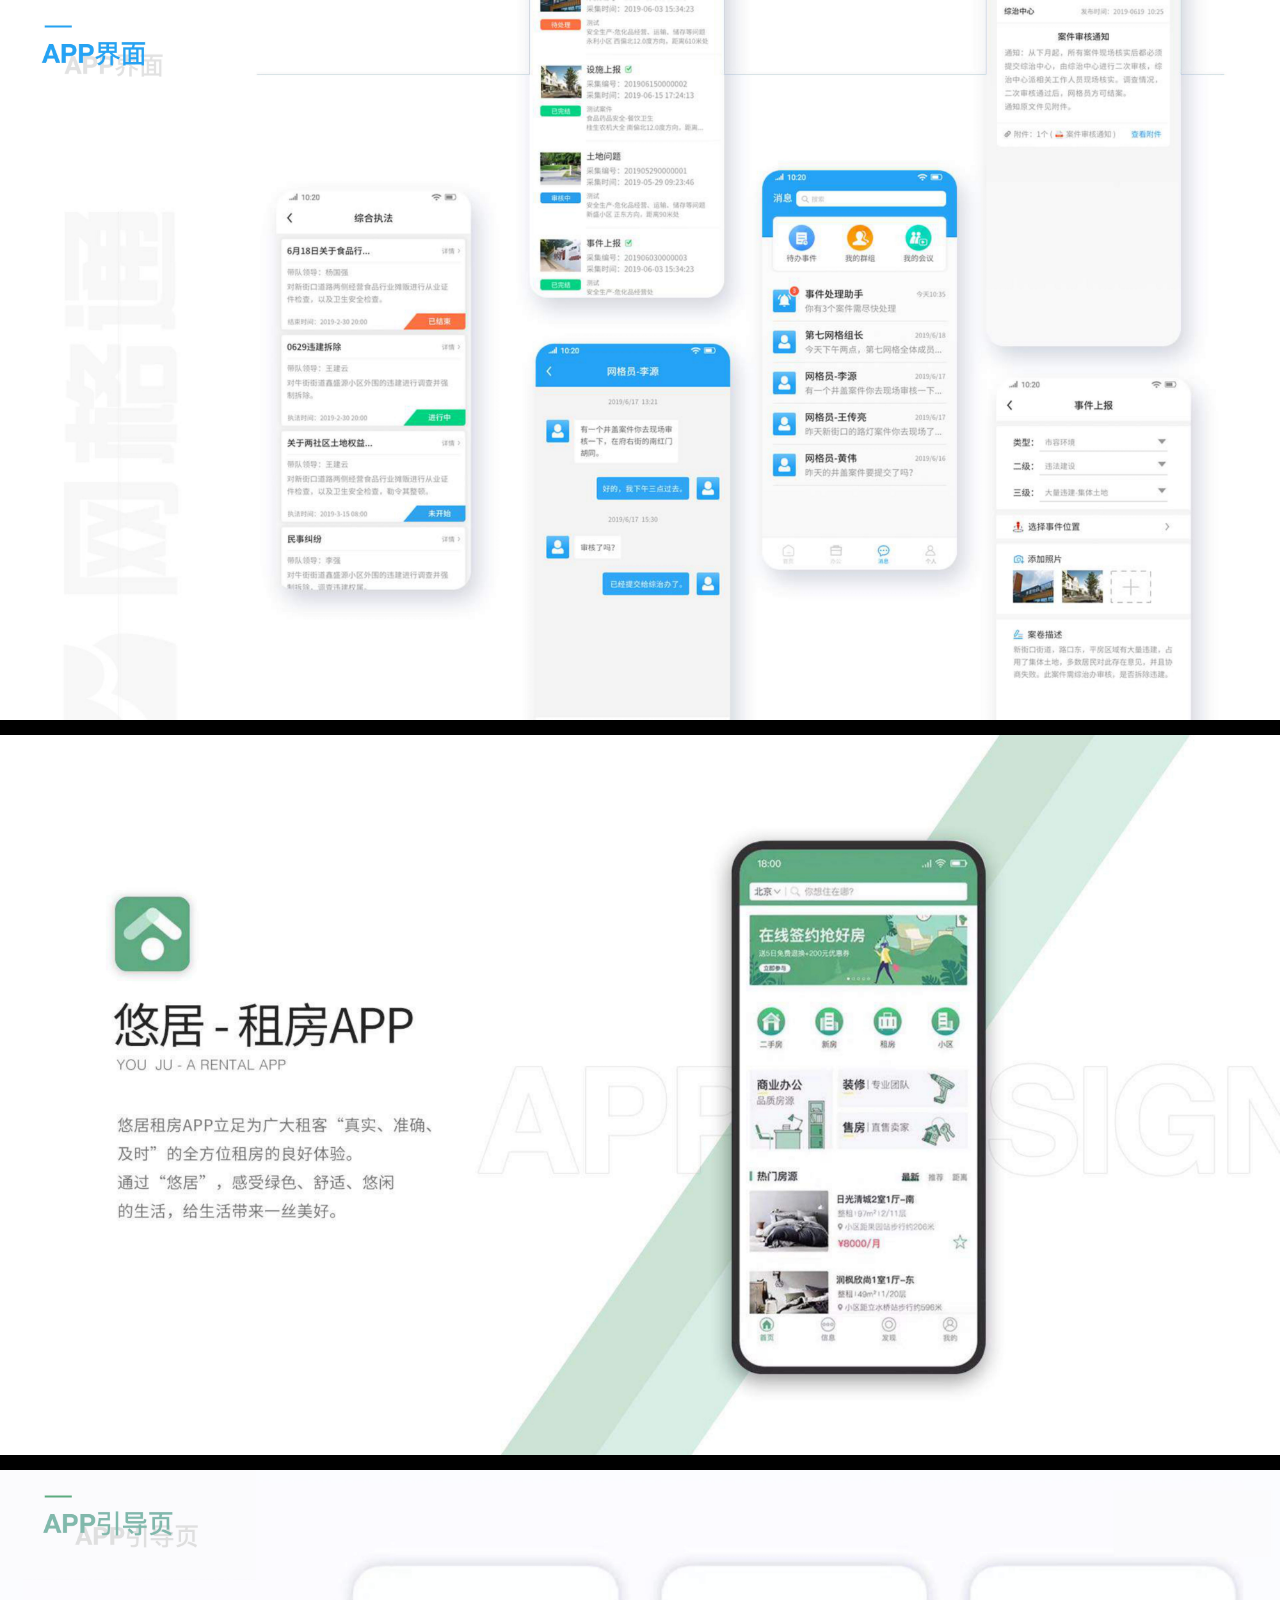
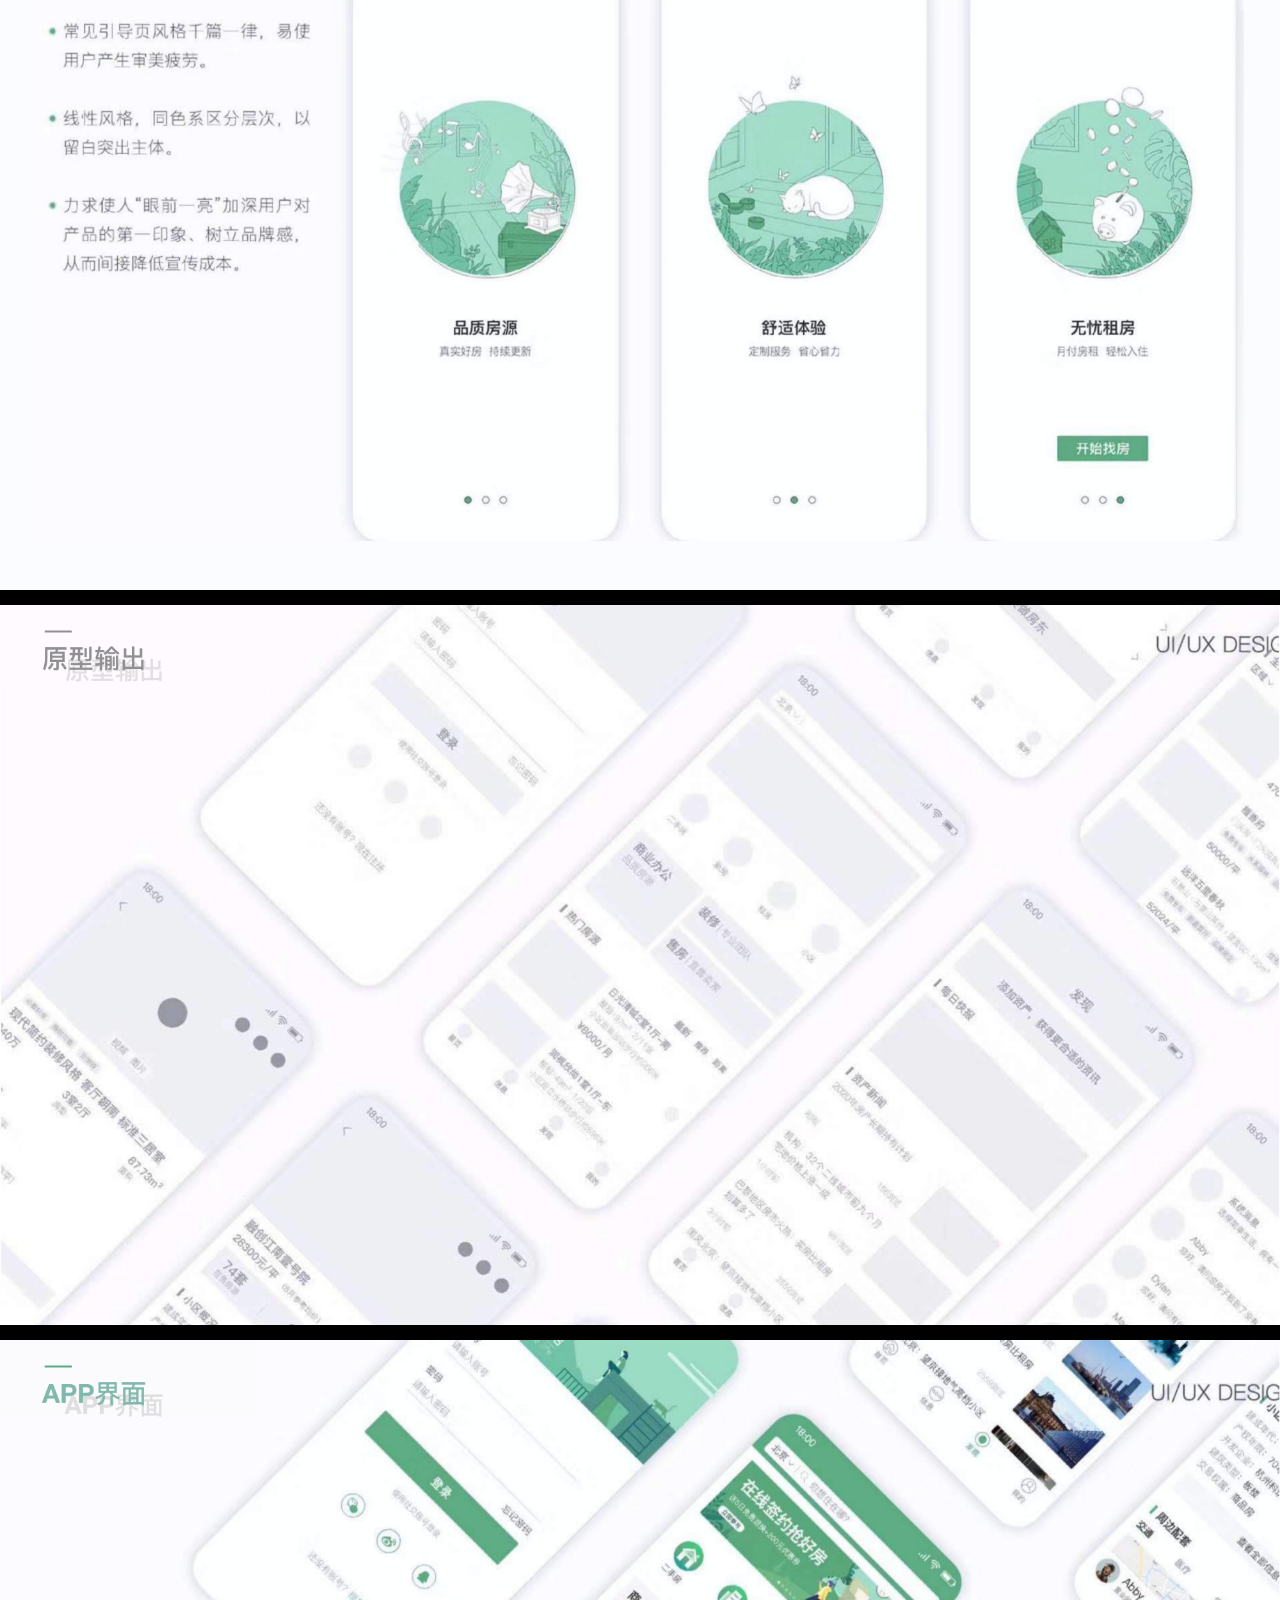
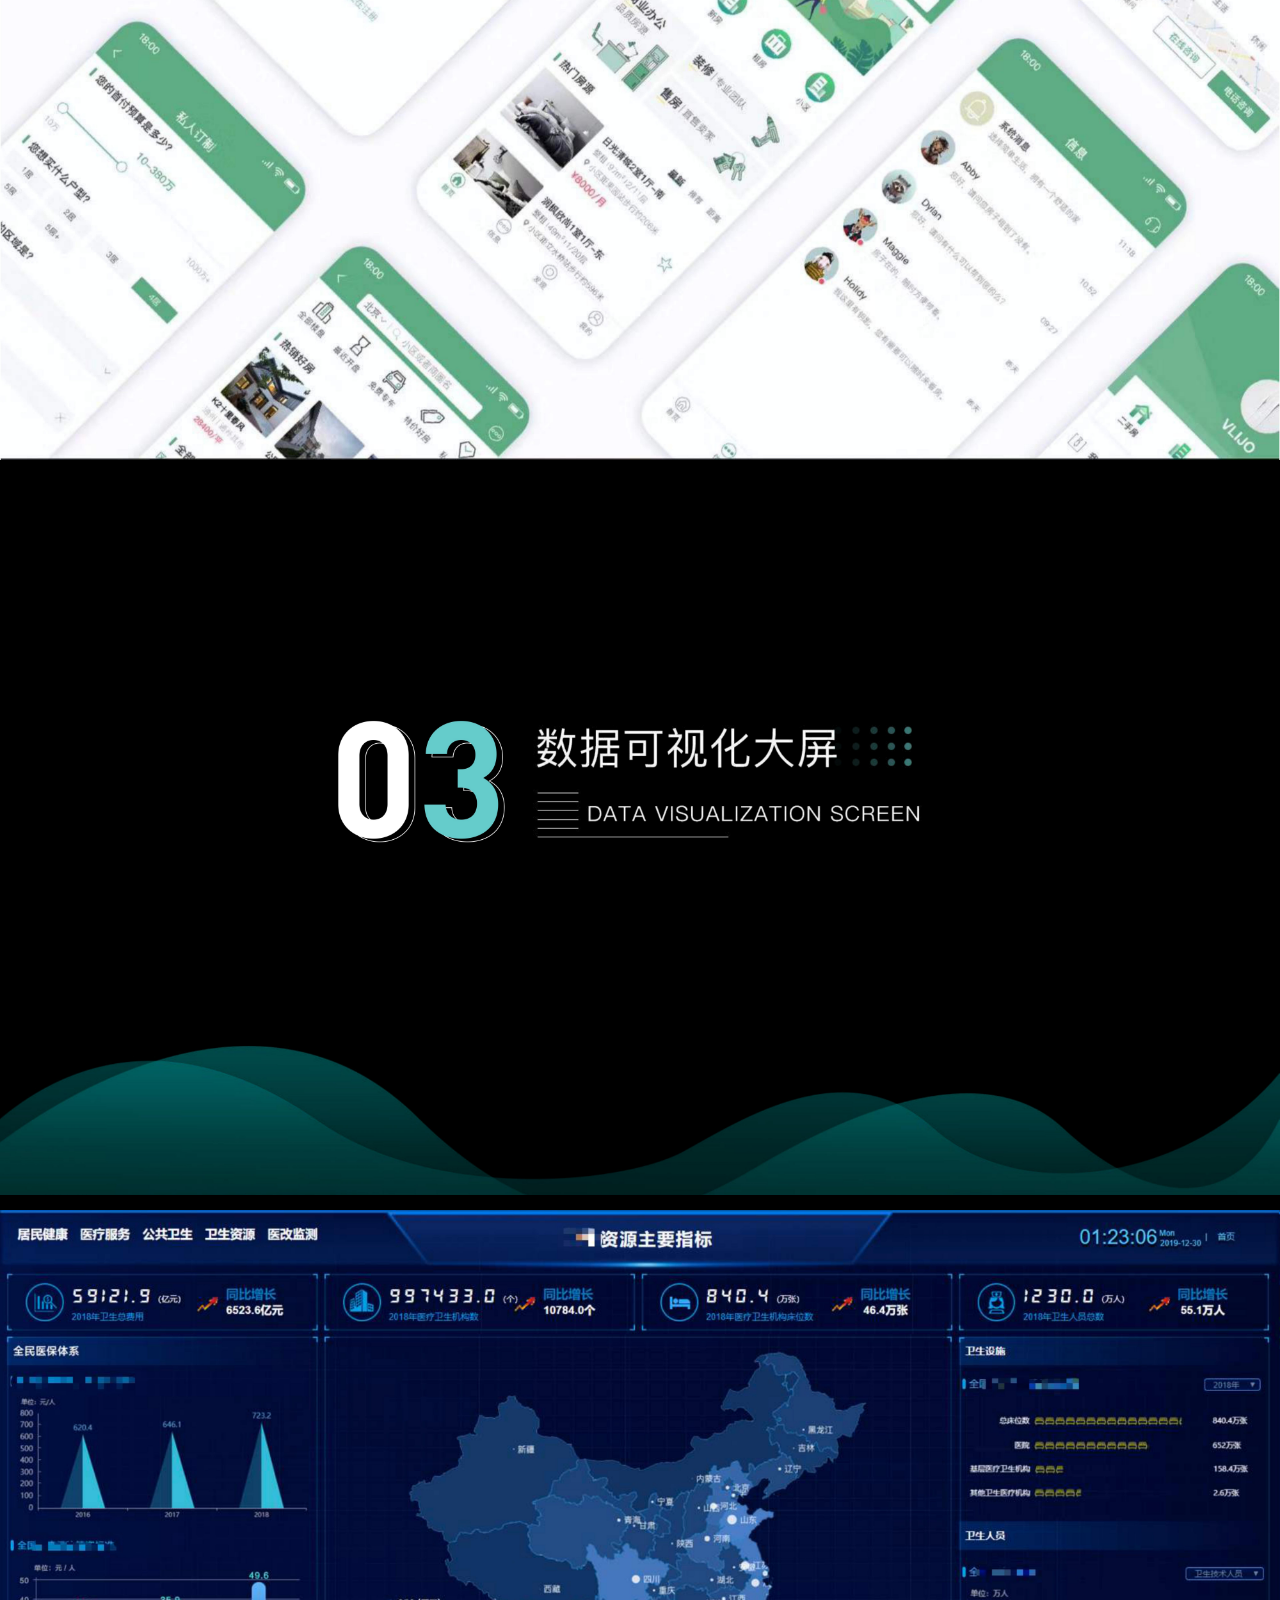
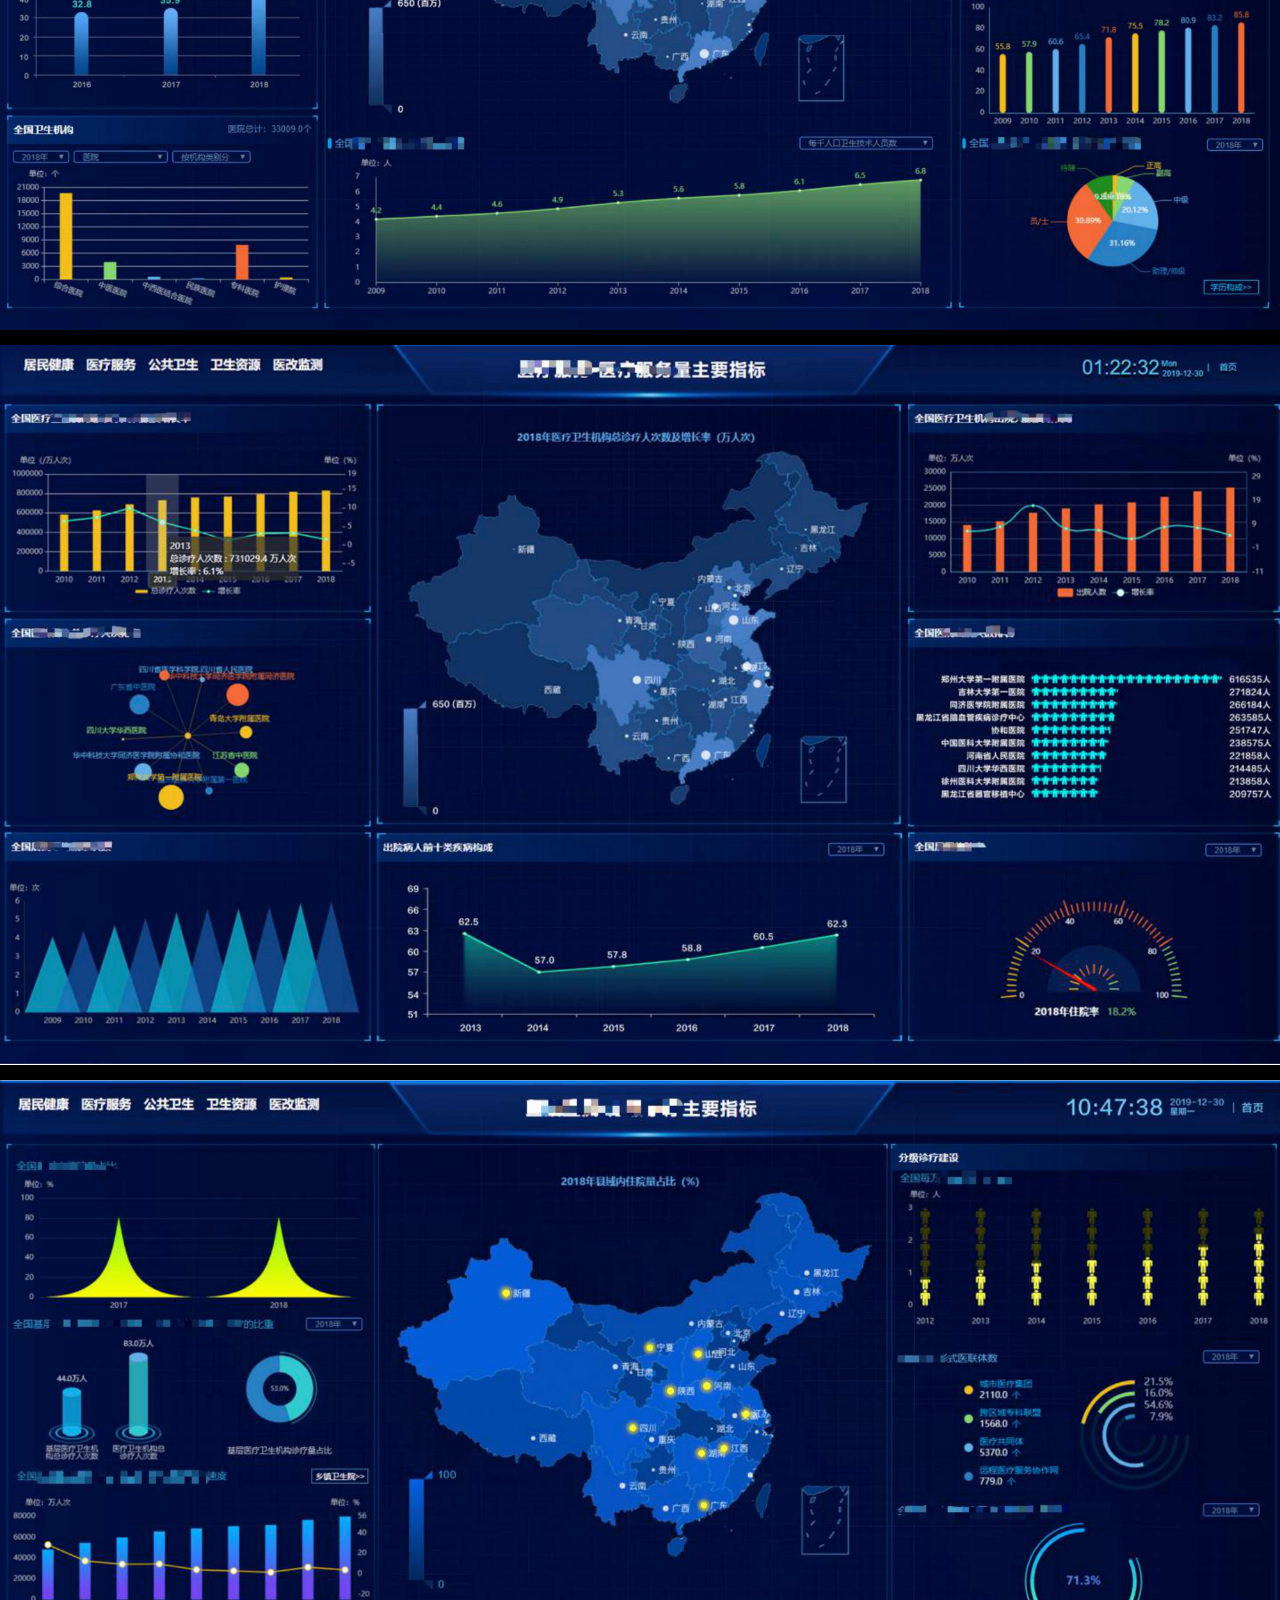
<file: second.html>
<!DOCTYPE html>
<html lang="en">
<head>
  <meta charset="UTF-8">
  <meta name="viewport" content="width=device-width, initial-scale=1.0, user-scalable=no">
  <title>LiuYanQi 作品集</title>
  <link rel="stylesheet" href="./css/style.css">
  <script src="https://cdn.bootcdn.net/ajax/libs/jquery/3.5.1/jquery.min.js"></script>
  <link rel="stylesheet" href="https://cdnjs.cloudflare.com/ajax/libs/font-awesome/6.0.0-beta3/css/all.min.css">
  <link rel="shortcut icon" href="./favicon.ico">
  <link rel="shortcut icon" href="./favicon.ico"></link>
</head>
<body>
  <div id="container"></div>
  <div class="footer">
    <p>
      <a href="/index.html">
        <i class="fas fa-arrow-circle-left"></i> 回首页
      </a>
    </p>
  </div>
  <div id="backTop">
    <i class="arrow-icon"></i>回顶部
  </div>
  <script src="./js/second.js"></script>
</body>
</html>
</file>
<file: css/style.css>
html, body {
  margin: 0;
  padding: 0;
}

body {
  background-color: rgba(0, 0, 0, 1);
  padding: 30px 0;
  text-align: center;
  -webkit-touch-callout: none;
  -webkit-user-select: none;
  -moz-user-select: none;
  -ms-user-select: none;
  -khtml-user-select: none;
  user-select: none;
}

*,
::after,
::before {
  box-sizing: inherit;
}

img {
  display: block;
  margin: 15px auto;
  max-width: 100%;
  pointer-events: none;
}

img:nth-of-type(56) {
    margin-top: -15px;
}

img:last-of-type {
  margin-bottom: 0;
}

#container {
  max-width: 1400px;
  margin: 0 auto;
}

.footer {
  margin-top: 10px;
}

.footer p {
  margin: 5px 0;
  color: #747474;
}

.footer a {
  color: #747474;
  text-decoration: none;
}

.footer a:hover {
  color: #FFFFFF;
}

#backTop {
  display: none;
  position: fixed;
  right: 8%;
  bottom: 80px;
  width: 54px;
  font-size: 12px;
  padding-top: 40px;
  text-align: center;
  border-left: 0;
  border-right: 0;
  background: #f6f6f6;
  padding-bottom: 10px;
  border-radius: 4px;
  cursor: pointer;
  z-index: 9999;
  transform: all 1s linear;
}

.arrow-icon {
  display: inline-block;
  position: relative;
  top: -40px;
  left: 0;
  right: 0;
  bottom: 0;
  transform: translateX(6px);
}

.arrow-icon::before,
.arrow-icon::after {
  content: '';
  display: block;
  position: absolute;
  width: 12px;
  height: 12px;
  border-top: 4px solid #ccc;
  border-left: 4px solid #ccc;
  border-bottom: 10px solid transparent;
  border-right: 10px solid transparent;
  transform: rotate(45deg);
}

.arrow-icon::after {
  top: 10px;
}

#backTop:hover {
  color: #007fff;
}

#backTop:hover .arrow-icon::before,
  #backTop:hover .arrow-icon::after {
  border-top-color: #007fff;
  border-left-color: #007fff;
}
</file>
